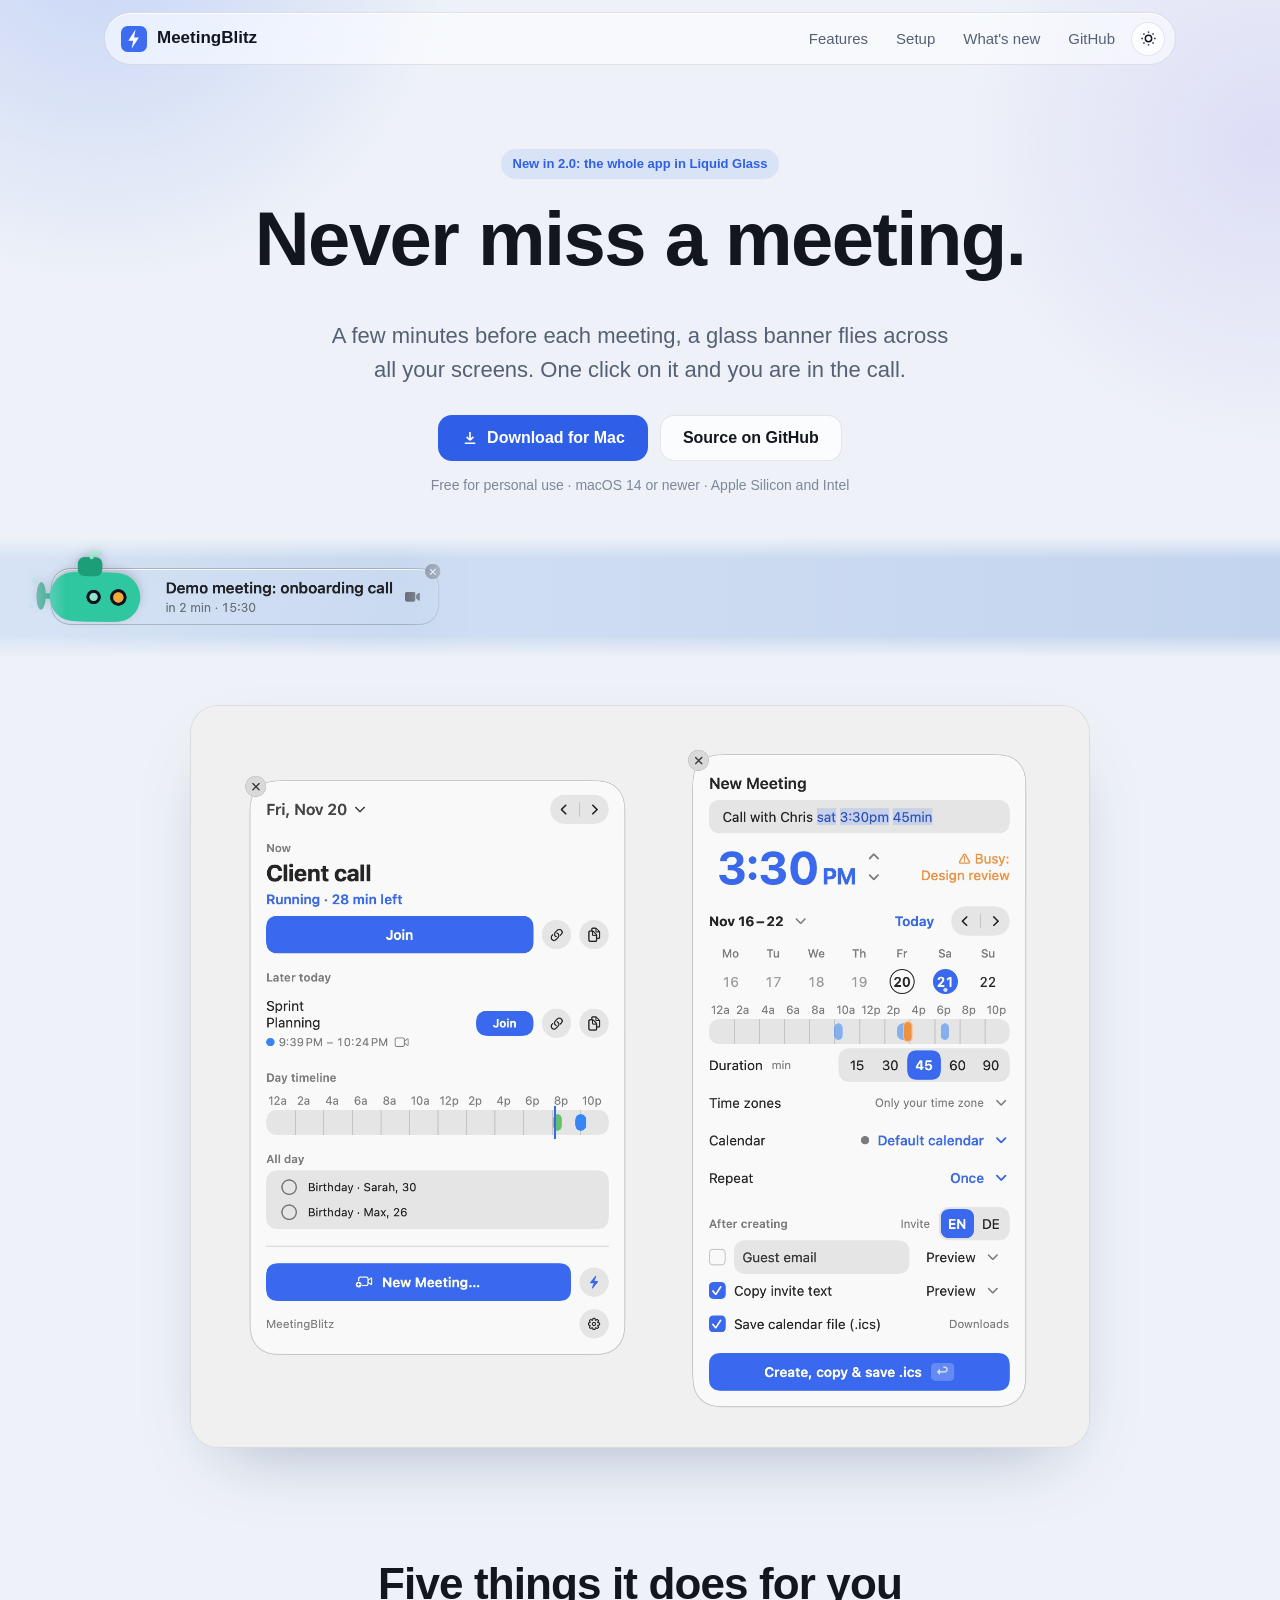
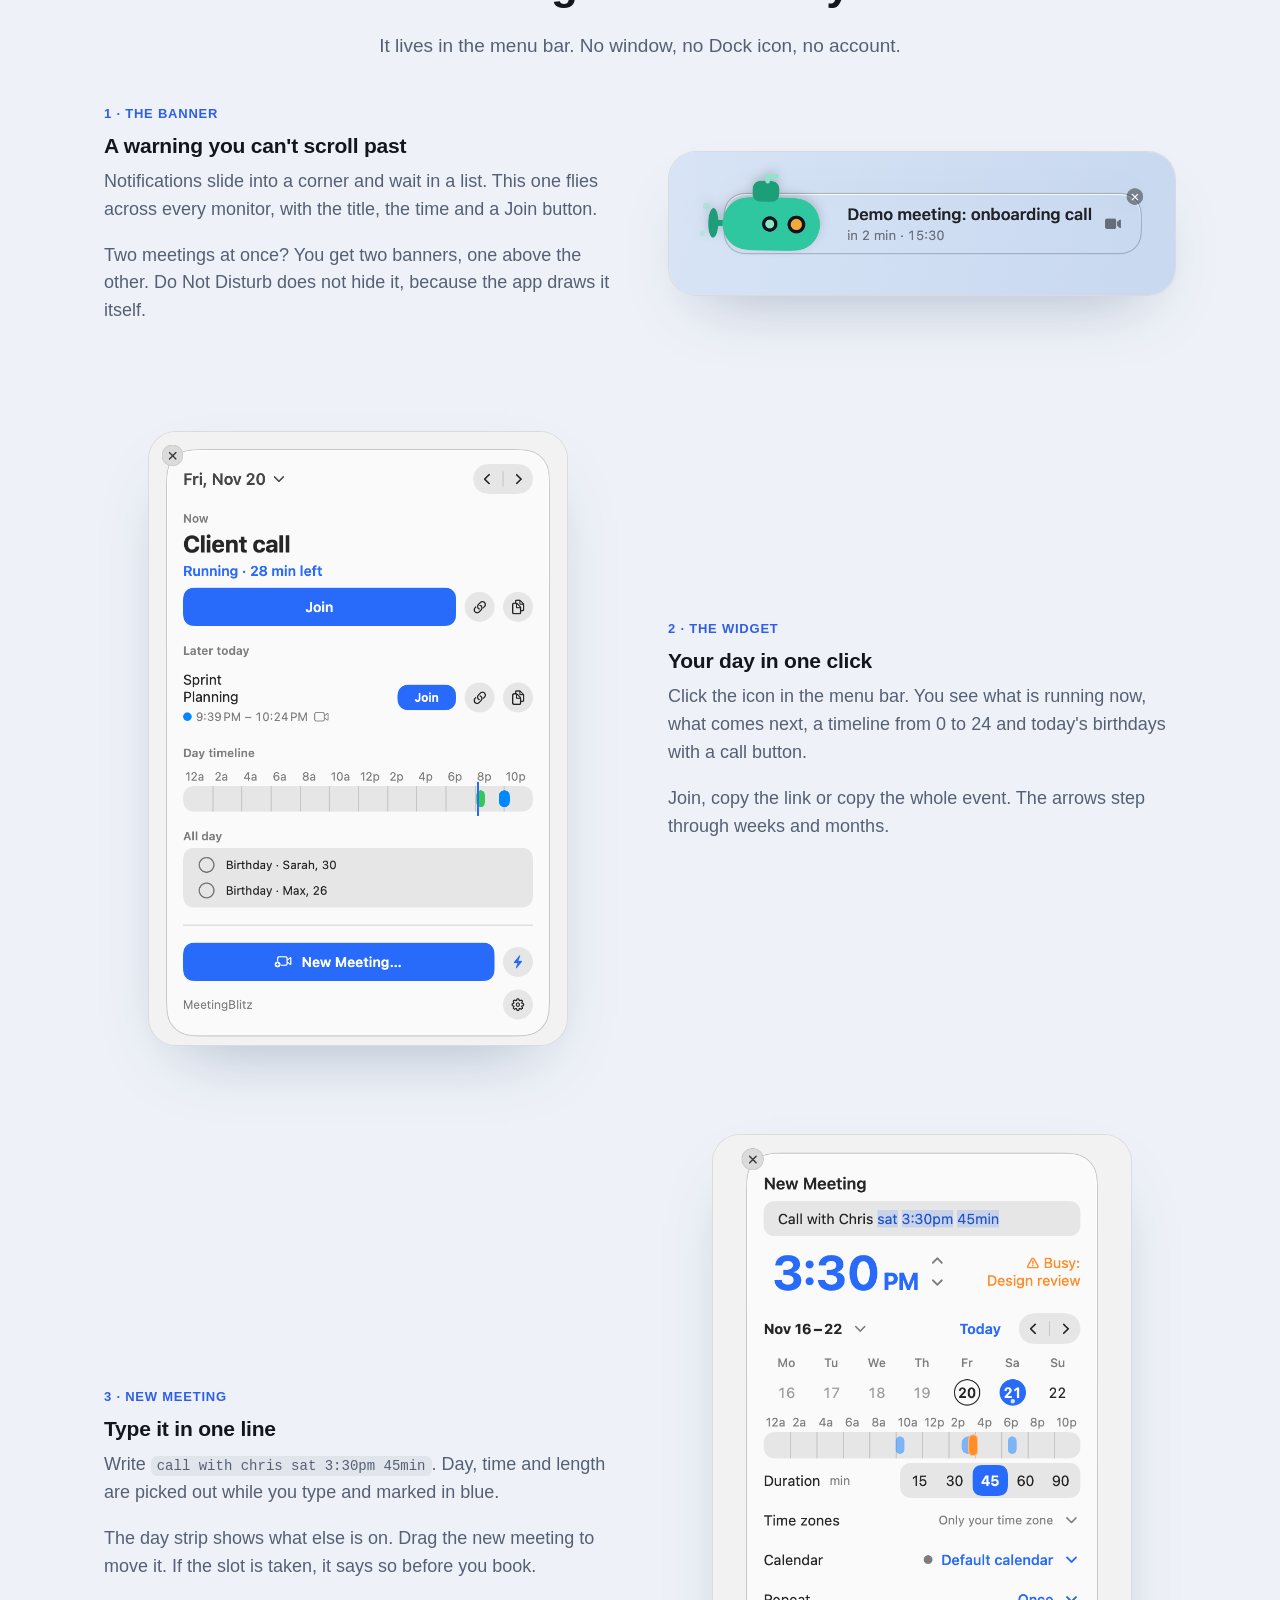
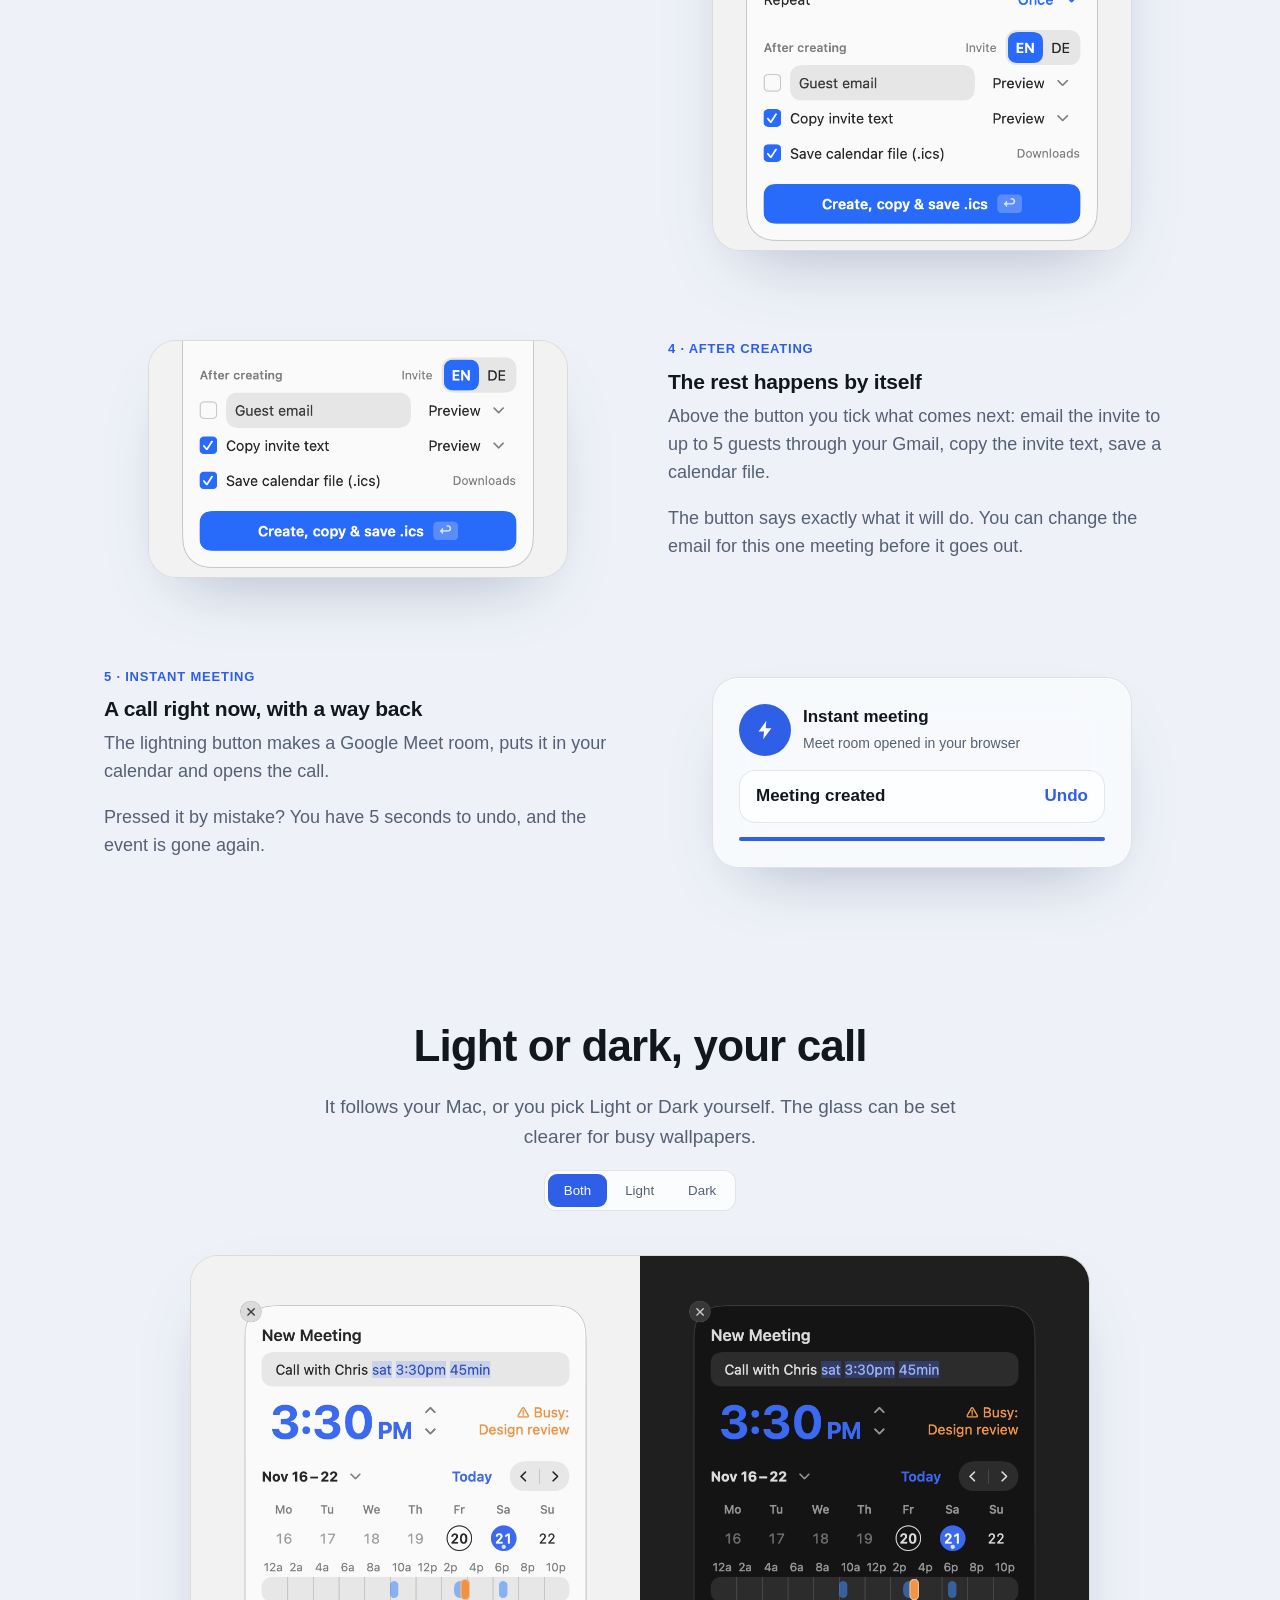
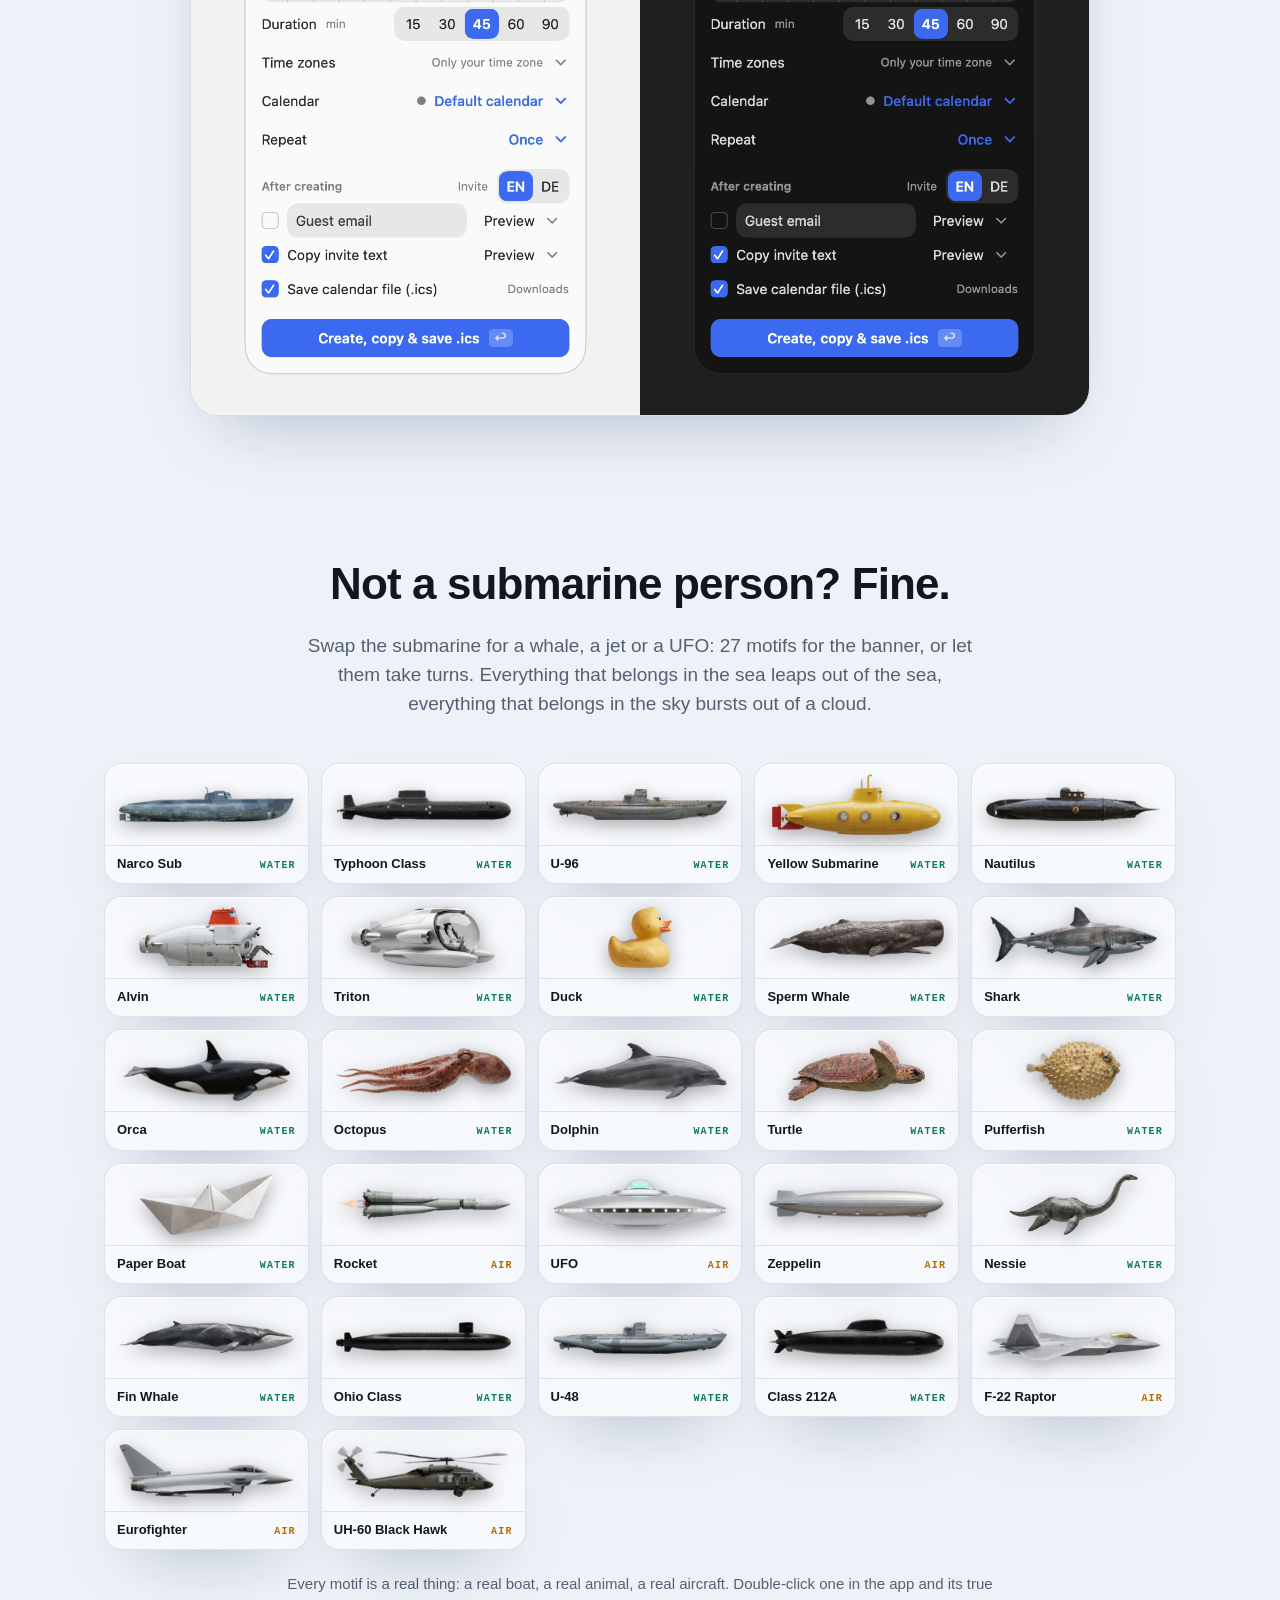
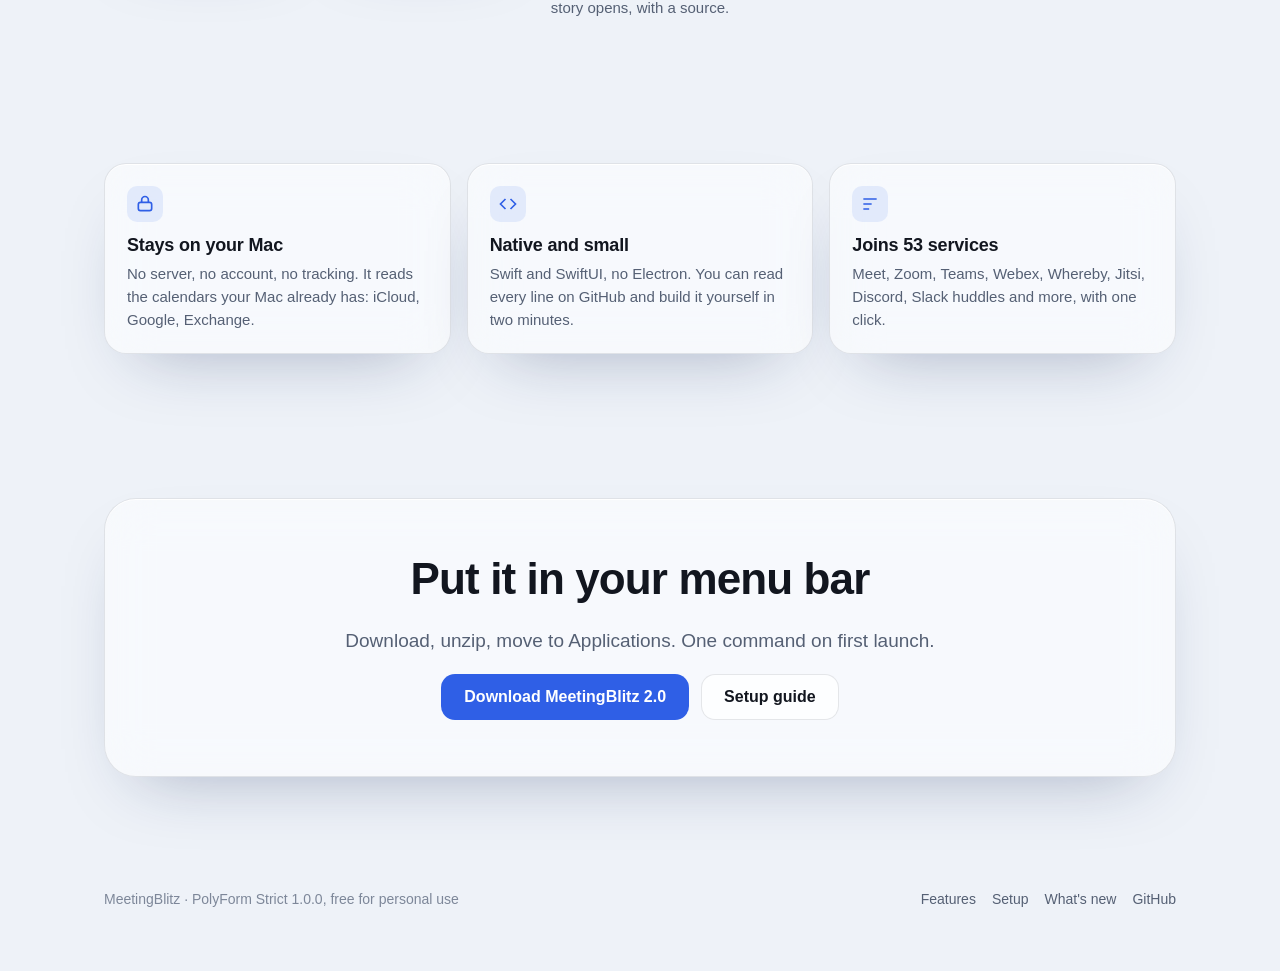
<file: docs/index.html>
<!doctype html>
<html lang="en">
<head>
<meta charset="utf-8">
<meta name="viewport" content="width=device-width, initial-scale=1">
<title>MeetingBlitz: never miss a meeting on your Mac</title>
<meta name="description" content="A free Mac menu bar app. A glass banner flies across all your screens before every meeting. One click and you are in the call.">
<meta property="og:title" content="MeetingBlitz 2.0">
<meta property="og:description" content="A glass banner before every meeting, your day in one click, new meetings in one line.">
<meta property="og:image" content="https://felixosk.github.io/meetingblitz-mac/img/hero-dark.png">
<link rel="icon" href="data:image/svg+xml,%3Csvg xmlns='http://www.w3.org/2000/svg' viewBox='0 0 32 32'%3E%3Crect width='32' height='32' rx='8' fill='%233d6cf0'/%3E%3Cpath d='M18 4 9 18h6l-2 10 9-14h-6z' fill='white'/%3E%3C/svg%3E">
<link rel="stylesheet" href="site.css">
<script src="site.js"></script>
</head>
<body>

<header class="top">
  <div class="wrap">
    <div class="bar glass">
      <a class="brand" href="./"><svg viewBox="0 0 32 32" aria-hidden="true"><rect width="32" height="32" rx="8" fill="#3d6cf0"/><path d="M18 4 9 18h6l-2 10 9-14h-6z" fill="#fff"/></svg><span>MeetingBlitz</span></a>
      <nav class="nav">
        <a href="features.html">Features</a>
        <a href="setup.html">Setup</a>
        <a href="changelog.html" class="hide-sm">What's new</a>
        <a href="https://github.com/Felixosk/meetingblitz-mac" class="hide-sm">GitHub</a>
        <button class="theme-btn" type="button" aria-label="Theme"><svg viewBox="0 0 24 24" fill="none" stroke="currentColor" stroke-width="2"><circle cx="12" cy="12" r="4.5"/><path d="M12 2v2M12 20v2M2 12h2M20 12h2M4.9 4.9l1.4 1.4M17.7 17.7l1.4 1.4M4.9 19.1l1.4-1.4M17.7 6.3l1.4-1.4"/></svg></button>
      </nav>
    </div>
  </div>
</header>

<main>
<section class="hero">
  <div class="wrap">
    <span class="pill">New in 2.0: the whole app in Liquid Glass</span>
    <h1>Never miss a meeting.</h1>
    <p class="lead">A few minutes before each meeting, a glass banner flies across all your screens. One click on it and you are in the call.</p>
    <div class="btn-row">
      <a class="btn btn-primary" href="https://github.com/Felixosk/meetingblitz-mac/releases/latest/download/MeetingBlitz.zip"><svg viewBox="0 0 24 24" fill="none" stroke="currentColor" stroke-width="2.2"><path d="M12 4v11m0 0-4.5-4.5M12 15l4.5-4.5M5 19h14"/></svg>Download for Mac</a>
      <a class="btn btn-ghost" href="https://github.com/Felixosk/meetingblitz-mac">Source on GitHub</a>
    </div>
    <p class="meta">Free for personal use · macOS 14 or newer · Apple Silicon and Intel</p>
  </div>
  <div class="sky" aria-hidden="true">
    <img class="img-dark" src="img/banner-dark.png" alt="">
    <img class="img-light" src="img/banner-light.png" alt="">
  </div>
  <div class="wrap">
    <div class="hero-shot stage">
      <img class="img-dark" src="img/hero-dark.png" alt="The MeetingBlitz widget with today's meetings next to the New Meeting window" width="1720" height="1420">
      <img class="img-light" src="img/hero-light.png" alt="The MeetingBlitz widget and New Meeting window in light mode" width="1720" height="1420">
    </div>
  </div>
</section>

<section id="how">
  <div class="wrap">
    <div class="section-head">
      <h2>Five things it does for you</h2>
      <p>It lives in the menu bar. No window, no Dock icon, no account.</p>
    </div>

    <div class="row">
      <div class="text">
        <span class="num">1 · The banner</span>
        <h3>A warning you can't scroll past</h3>
        <p>Notifications slide into a corner and wait in a list. This one flies across every monitor, with the title, the time and a Join button.</p>
        <p>Two meetings at once? You get two banners, one above the other. Do Not Disturb does not hide it, because the app draws it itself.</p>
      </div>
      <div class="shot wide stage">
        <img class="img-dark" src="img/banner-dark.png" alt="The glass banner with a submarine, title and join button" width="920" height="260">
        <img class="img-light" src="img/banner-light.png" alt="The banner in light mode" width="920" height="260">
      </div>
    </div>

    <div class="row flip">
      <div class="text">
        <span class="num">2 · The widget</span>
        <h3>Your day in one click</h3>
        <p>Click the icon in the menu bar. You see what is running now, what comes next, a timeline from 0 to 24 and today's birthdays with a call button.</p>
        <p>Join, copy the link or copy the whole event. The arrows step through weeks and months.</p>
      </div>
      <div class="shot stage">
        <img class="img-dark" src="img/widget-dark.png" alt="The widget: a running client call with a Join button, the next meeting, a day timeline and birthdays" width="784" height="1150" loading="lazy">
        <img class="img-light" src="img/widget-light.png" alt="The widget in light mode" width="784" height="1150" loading="lazy">
      </div>
    </div>

    <div class="row">
      <div class="text">
        <span class="num">3 · New meeting</span>
        <h3>Type it in one line</h3>
        <p>Write <code>call with chris sat 3:30pm 45min</code>. Day, time and length are picked out while you type and marked in blue.</p>
        <p>The day strip shows what else is on. Drag the new meeting to move it. If the slot is taken, it says so before you book.</p>
      </div>
      <div class="shot stage">
        <img class="img-dark" src="img/create-dark.png" alt="The New Meeting window with one input field, a big time, a busy warning and the day strip" width="760" height="1300" loading="lazy">
        <img class="img-light" src="img/create-light.png" alt="The New Meeting window in light mode" width="760" height="1300" loading="lazy">
      </div>
    </div>

    <div class="row flip">
      <div class="text">
        <span class="num">4 · After creating</span>
        <h3>The rest happens by itself</h3>
        <p>Above the button you tick what comes next: email the invite to up to 5 guests through your Gmail, copy the invite text, save a calendar file.</p>
        <p>The button says exactly what it will do. You can change the email for this one meeting before it goes out.</p>
      </div>
      <div class="shot stage">
        <img class="img-dark" src="img/after-dark.png" alt="The After creating section: guest email, copy invite text, save calendar file, and the create button" width="760" height="430" loading="lazy">
        <img class="img-light" src="img/after-light.png" alt="The After creating section in light mode" width="760" height="430" loading="lazy">
      </div>
    </div>

    <div class="row">
      <div class="text">
        <span class="num">5 · Instant meeting</span>
        <h3>A call right now, with a way back</h3>
        <p>The lightning button makes a Google Meet room, puts it in your calendar and opens the call.</p>
        <p>Pressed it by mistake? You have 5 seconds to undo, and the event is gone again.</p>
      </div>
      <div class="instant glass" aria-hidden="true">
        <div class="line">
          <span class="bolt"><svg viewBox="0 0 24 24" fill="currentColor"><path d="M13.5 2 5 13.5h6L10 22l9-12h-6.2z"/></svg></span>
          <div><b>Instant meeting</b><br><span class="muted small">Meet room opened in your browser</span></div>
        </div>
        <div class="toast"><span><b>Meeting created</b></span><span class="undo">Undo</span></div>
        <div class="bar5"><i></i></div>
      </div>
    </div>
  </div>
</section>

<section id="look">
  <div class="wrap">
    <div class="section-head">
      <h2>Light or dark, your call</h2>
      <p>It follows your Mac, or you pick Light or Dark yourself. The glass can be set clearer for busy wallpapers.</p>
      <div class="seg" role="group" aria-label="Show light or dark">
        <button type="button" data-demo="both" aria-pressed="true">Both</button>
        <button type="button" data-demo="light" aria-pressed="false">Light</button>
        <button type="button" data-demo="dark" aria-pressed="false">Dark</button>
      </div>
    </div>
    <div class="stage" style="max-width:900px;margin:0 auto">
      <img data-demo-img="both" src="img/light-dark.png" alt="The New Meeting window in light and in dark, side by side" width="1680" height="1420" loading="lazy">
      <img data-demo-img="light" src="img/hero-light.png" alt="Widget and New Meeting window in light mode" width="1720" height="1420" loading="lazy" hidden>
      <img data-demo-img="dark" src="img/hero-dark.png" alt="Widget and New Meeting window in dark mode" width="1720" height="1420" loading="lazy" hidden>
    </div>
  </div>
</section>

<section id="motifs">
  <div class="wrap">
    <div class="section-head">
      <h2>Not a submarine person? Fine.</h2>
      <p>Swap the submarine for a whale, a jet or a UFO: 27 motifs for the banner, or let them take turns. Everything that belongs in the sea leaps out of the sea, everything that belongs in the sky bursts out of a cloud.</p>
    </div>
    <div class="skins">
      <figure class="skin glass"><span class="ph"><img src="skins/01-narco-sub.png" alt="Narco Sub" loading="lazy" decoding="async"></span><figcaption><b>Narco Sub</b><i>water</i></figcaption></figure>
      <figure class="skin glass"><span class="ph"><img src="skins/02-typhoon.png" alt="Typhoon Class" loading="lazy" decoding="async"></span><figcaption><b>Typhoon Class</b><i>water</i></figcaption></figure>
      <figure class="skin glass"><span class="ph"><img src="skins/03-u96.png" alt="U-96" loading="lazy" decoding="async"></span><figcaption><b>U-96</b><i>water</i></figcaption></figure>
      <figure class="skin glass"><span class="ph"><img src="skins/04-yellow-submarine.png" alt="Yellow Submarine" loading="lazy" decoding="async"></span><figcaption><b>Yellow Submarine</b><i>water</i></figcaption></figure>
      <figure class="skin glass"><span class="ph"><img src="skins/05-nautilus.png" alt="Nautilus" loading="lazy" decoding="async"></span><figcaption><b>Nautilus</b><i>water</i></figcaption></figure>
      <figure class="skin glass"><span class="ph"><img src="skins/06-alvin.png" alt="Alvin" loading="lazy" decoding="async"></span><figcaption><b>Alvin</b><i>water</i></figcaption></figure>
      <figure class="skin glass"><span class="ph"><img src="skins/07-triton.png" alt="Triton" loading="lazy" decoding="async"></span><figcaption><b>Triton</b><i>water</i></figcaption></figure>
      <figure class="skin glass"><span class="ph"><img src="skins/08-ente.png" alt="Duck" loading="lazy" decoding="async"></span><figcaption><b>Duck</b><i>water</i></figcaption></figure>
      <figure class="skin glass"><span class="ph"><img src="skins/09-pottwal.png" alt="Sperm Whale" loading="lazy" decoding="async"></span><figcaption><b>Sperm Whale</b><i>water</i></figcaption></figure>
      <figure class="skin glass"><span class="ph"><img src="skins/10-hai.png" alt="Shark" loading="lazy" decoding="async"></span><figcaption><b>Shark</b><i>water</i></figcaption></figure>
      <figure class="skin glass"><span class="ph"><img src="skins/11-orca.png" alt="Orca" loading="lazy" decoding="async"></span><figcaption><b>Orca</b><i>water</i></figcaption></figure>
      <figure class="skin glass"><span class="ph"><img src="skins/12-oktopus.png" alt="Octopus" loading="lazy" decoding="async"></span><figcaption><b>Octopus</b><i>water</i></figcaption></figure>
      <figure class="skin glass"><span class="ph"><img src="skins/13-delfin.png" alt="Dolphin" loading="lazy" decoding="async"></span><figcaption><b>Dolphin</b><i>water</i></figcaption></figure>
      <figure class="skin glass"><span class="ph"><img src="skins/14-schildkroete.png" alt="Turtle" loading="lazy" decoding="async"></span><figcaption><b>Turtle</b><i>water</i></figcaption></figure>
      <figure class="skin glass"><span class="ph"><img src="skins/15-kugelfisch.png" alt="Pufferfish" loading="lazy" decoding="async"></span><figcaption><b>Pufferfish</b><i>water</i></figcaption></figure>
      <figure class="skin glass"><span class="ph"><img src="skins/16-papierboot.png" alt="Paper Boat" loading="lazy" decoding="async"></span><figcaption><b>Paper Boat</b><i>water</i></figcaption></figure>
      <figure class="skin glass"><span class="ph"><img src="skins/17-rakete.png" alt="Rocket" loading="lazy" decoding="async"></span><figcaption><b>Rocket</b><i class="air">air</i></figcaption></figure>
      <figure class="skin glass"><span class="ph"><img src="skins/18-ufo.png" alt="UFO" loading="lazy" decoding="async"></span><figcaption><b>UFO</b><i class="air">air</i></figcaption></figure>
      <figure class="skin glass"><span class="ph"><img src="skins/19-zeppelin.png" alt="Zeppelin" loading="lazy" decoding="async"></span><figcaption><b>Zeppelin</b><i class="air">air</i></figcaption></figure>
      <figure class="skin glass"><span class="ph"><img src="skins/20-nessie.png" alt="Nessie" loading="lazy" decoding="async"></span><figcaption><b>Nessie</b><i>water</i></figcaption></figure>
      <figure class="skin glass"><span class="ph"><img src="skins/21-finnwal.png" alt="Fin Whale" loading="lazy" decoding="async"></span><figcaption><b>Fin Whale</b><i>water</i></figcaption></figure>
      <figure class="skin glass"><span class="ph"><img src="skins/22-ohio.png" alt="Ohio Class" loading="lazy" decoding="async"></span><figcaption><b>Ohio Class</b><i>water</i></figcaption></figure>
      <figure class="skin glass"><span class="ph"><img src="skins/23-u48.png" alt="U-48" loading="lazy" decoding="async"></span><figcaption><b>U-48</b><i>water</i></figcaption></figure>
      <figure class="skin glass"><span class="ph"><img src="skins/24-klasse-212a.png" alt="Class 212A" loading="lazy" decoding="async"></span><figcaption><b>Class 212A</b><i>water</i></figcaption></figure>
      <figure class="skin glass"><span class="ph"><img src="skins/25-f22-raptor.png" alt="F-22 Raptor" loading="lazy" decoding="async"></span><figcaption><b>F-22 Raptor</b><i class="air">air</i></figcaption></figure>
      <figure class="skin glass"><span class="ph"><img src="skins/26-eurofighter.png" alt="Eurofighter" loading="lazy" decoding="async"></span><figcaption><b>Eurofighter</b><i class="air">air</i></figcaption></figure>
      <figure class="skin glass"><span class="ph"><img src="skins/27-uh60-blackhawk.png" alt="UH-60 Black Hawk" loading="lazy" decoding="async"></span><figcaption><b>UH-60 Black Hawk</b><i class="air">air</i></figcaption></figure>
    </div>
    <p class="skins-note">Every motif is a real thing: a real boat, a real animal, a real aircraft. Double-click one in the app and its true story opens, with a source.</p>
  </div>
</section>

<section id="trust">
  <div class="wrap">
    <div class="grid">
      <div class="card glass">
        <div class="ico"><svg viewBox="0 0 24 24" fill="none" stroke="currentColor" stroke-width="2"><rect x="4" y="10" width="16" height="10" rx="2.5"/><path d="M8 10V7a4 4 0 0 1 8 0v3"/></svg></div>
        <h3>Stays on your Mac</h3>
        <p>No server, no account, no tracking. It reads the calendars your Mac already has: iCloud, Google, Exchange.</p>
      </div>
      <div class="card glass">
        <div class="ico"><svg viewBox="0 0 24 24" fill="none" stroke="currentColor" stroke-width="2"><path d="M9 18 3 12l6-6M15 6l6 6-6 6"/></svg></div>
        <h3>Native and small</h3>
        <p>Swift and SwiftUI, no Electron. You can read every line on GitHub and build it yourself in two minutes.</p>
      </div>
      <div class="card glass">
        <div class="ico"><svg viewBox="0 0 24 24" fill="none" stroke="currentColor" stroke-width="2"><path d="M4 6h16M4 12h10M4 18h7"/></svg></div>
        <h3>Joins 53 services</h3>
        <p>Meet, Zoom, Teams, Webex, Whereby, Jitsi, Discord, Slack huddles and more, with one click.</p>
      </div>
    </div>
  </div>
</section>

<section>
  <div class="wrap">
    <div class="final glass">
      <h2>Put it in your menu bar</h2>
      <p>Download, unzip, move to Applications. One command on first launch.</p>
      <div class="btn-row">
        <a class="btn btn-primary" href="https://github.com/Felixosk/meetingblitz-mac/releases/latest/download/MeetingBlitz.zip">Download MeetingBlitz 2.0</a>
        <a class="btn btn-ghost" href="setup.html">Setup guide</a>
      </div>
    </div>
  </div>
</section>
</main>

<footer>
  <div class="wrap">
    <span>MeetingBlitz · PolyForm Strict 1.0.0, free for personal use</span>
    <nav><a href="features.html">Features</a><a href="setup.html">Setup</a><a href="changelog.html">What's new</a><a href="https://github.com/Felixosk/meetingblitz-mac">GitHub</a></nav>
  </div>
</footer>
</body>
</html>
</file>
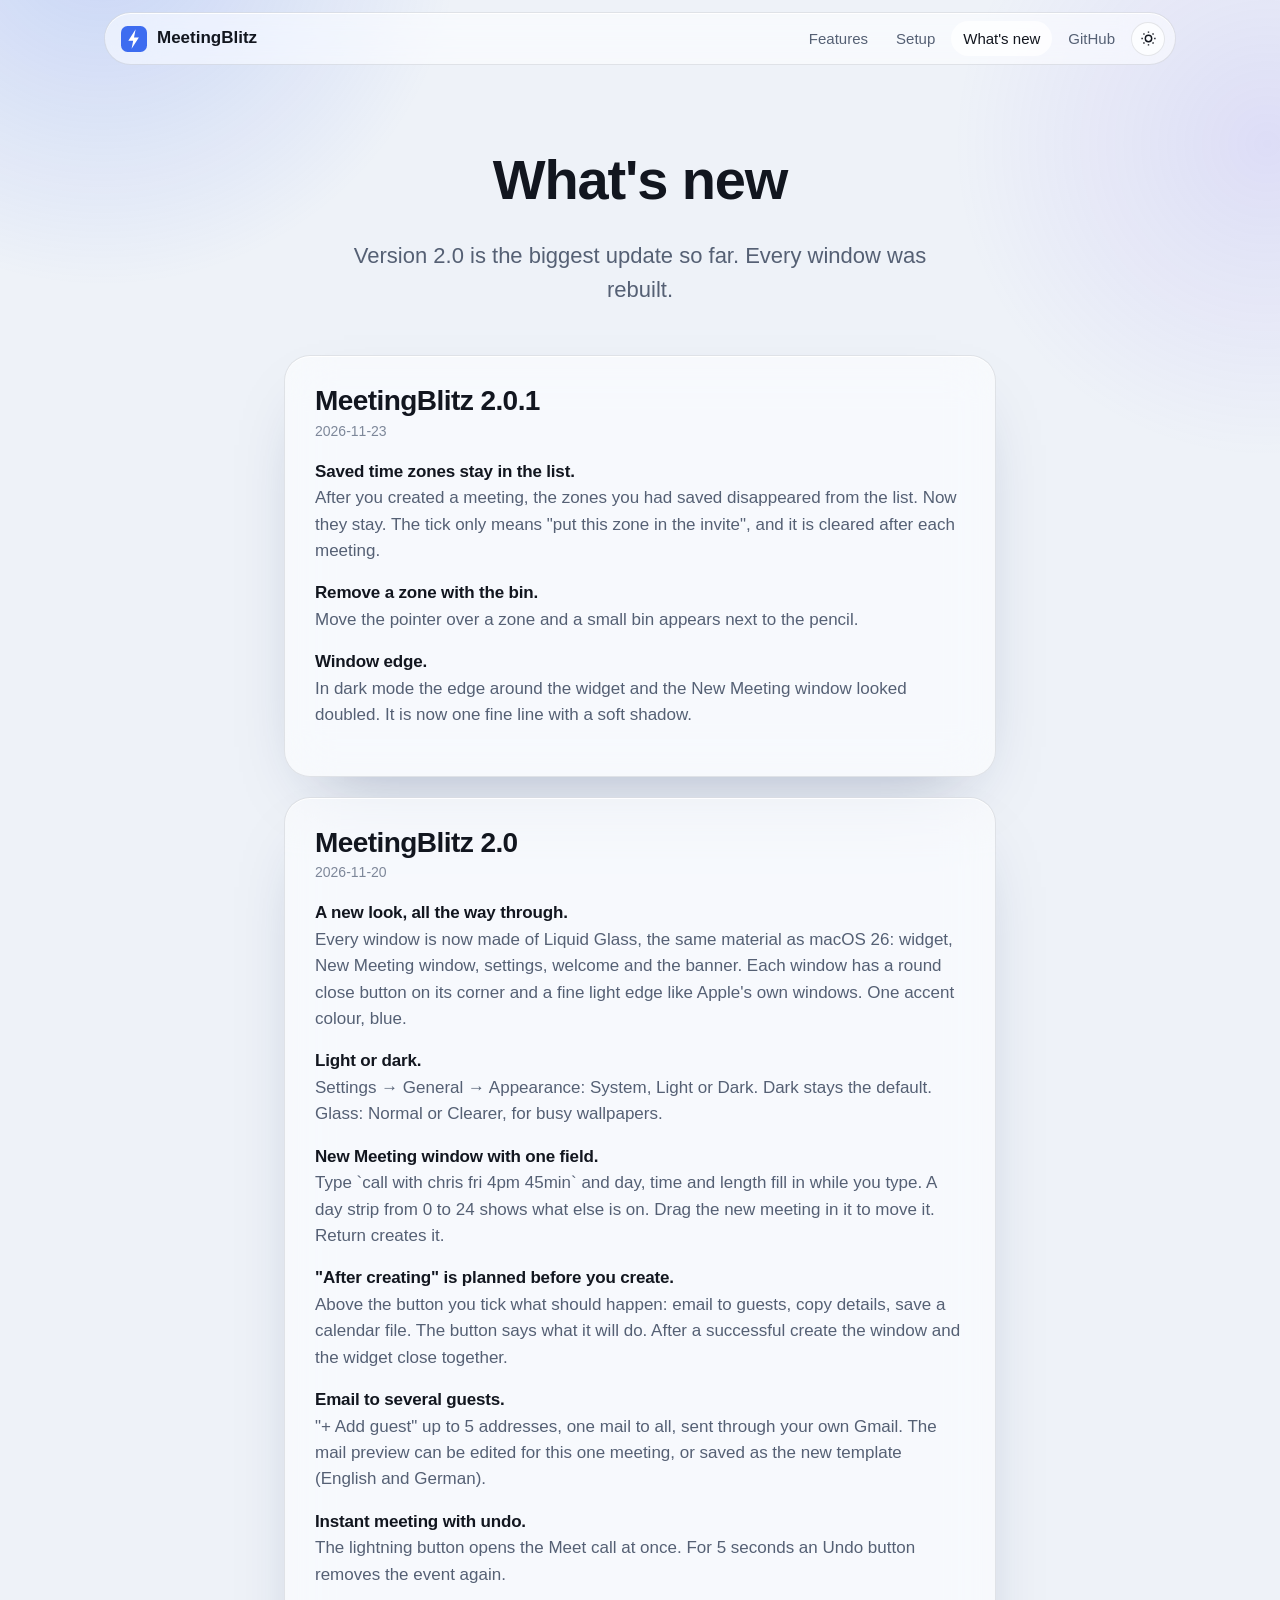
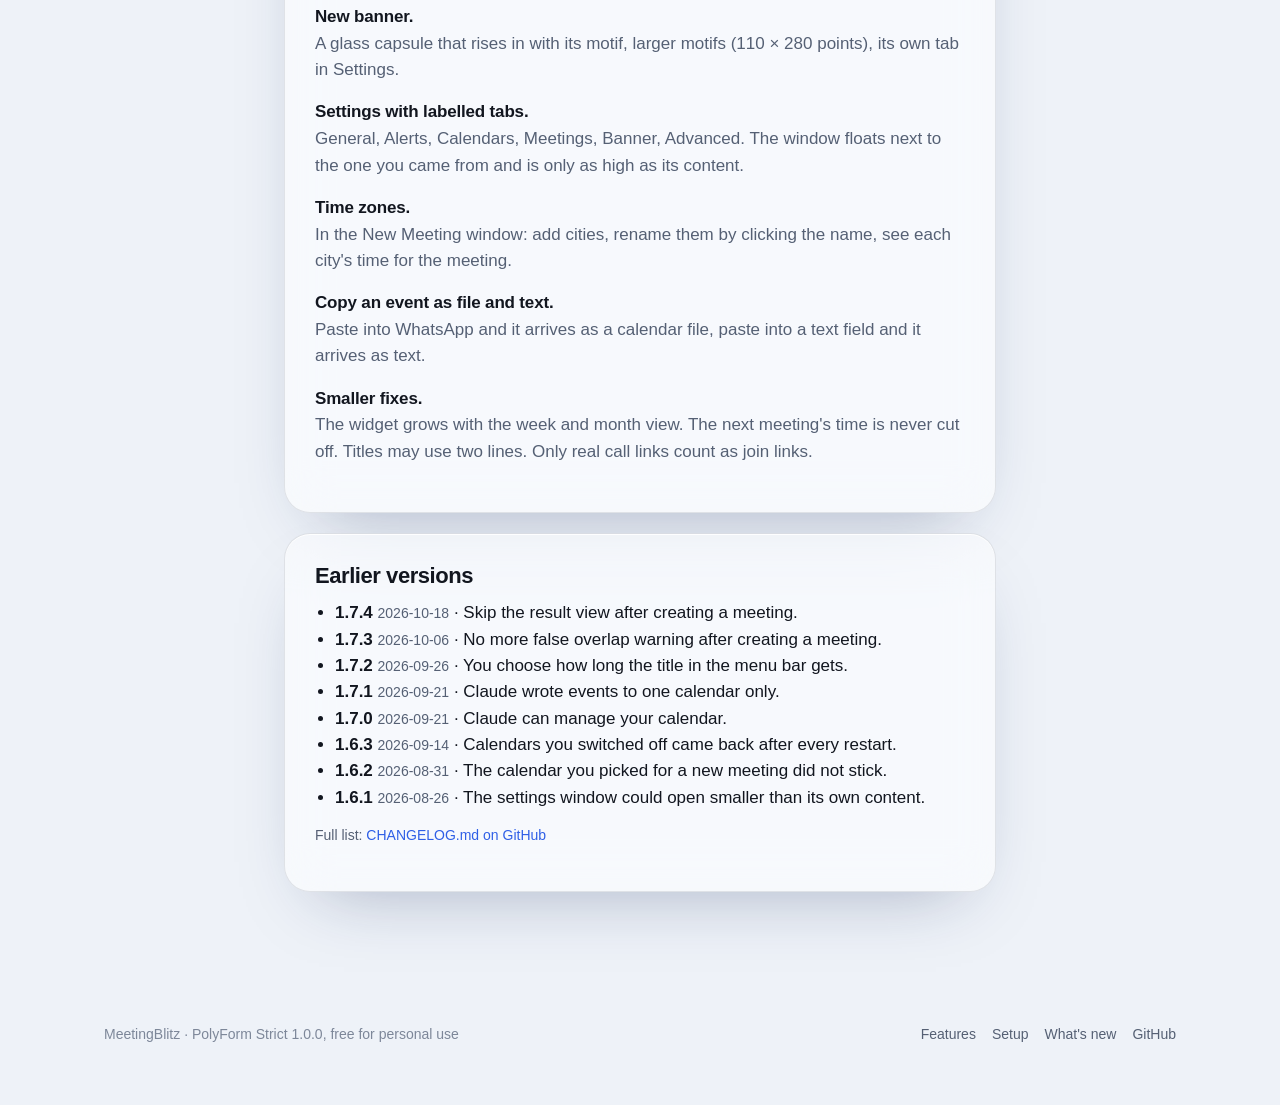
<file: docs/changelog.html>
<!doctype html>
<html lang="en">
<head>
<meta charset="utf-8">
<meta name="viewport" content="width=device-width, initial-scale=1">
<title>What's new · MeetingBlitz</title>
<meta name="description" content="MeetingBlitz 2.0: Liquid Glass everywhere, light and dark, a new New Meeting window, email to guests, instant meeting with undo.">
<meta property="og:title" content="MeetingBlitz 2.0">
<meta property="og:description" content="A glass banner before every meeting, your day in one click, new meetings in one line.">
<meta property="og:image" content="https://felixosk.github.io/meetingblitz-mac/img/hero-dark.png">
<link rel="icon" href="data:image/svg+xml,%3Csvg xmlns='http://www.w3.org/2000/svg' viewBox='0 0 32 32'%3E%3Crect width='32' height='32' rx='8' fill='%233d6cf0'/%3E%3Cpath d='M18 4 9 18h6l-2 10 9-14h-6z' fill='white'/%3E%3C/svg%3E">
<link rel="stylesheet" href="site.css">
<script src="site.js"></script>
</head>
<body>

<header class="top">
  <div class="wrap">
    <div class="bar glass">
      <a class="brand" href="./"><svg viewBox="0 0 32 32" aria-hidden="true"><rect width="32" height="32" rx="8" fill="#3d6cf0"/><path d="M18 4 9 18h6l-2 10 9-14h-6z" fill="#fff"/></svg><span>MeetingBlitz</span></a>
      <nav class="nav">
        <a href="features.html">Features</a>
        <a href="setup.html">Setup</a>
        <a href="changelog.html" aria-current="page" class="hide-sm">What's new</a>
        <a href="https://github.com/Felixosk/meetingblitz-mac" class="hide-sm">GitHub</a>
        <button class="theme-btn" type="button" aria-label="Theme"><svg viewBox="0 0 24 24" fill="none" stroke="currentColor" stroke-width="2"><circle cx="12" cy="12" r="4.5"/><path d="M12 2v2M12 20v2M2 12h2M20 12h2M4.9 4.9l1.4 1.4M17.7 17.7l1.4 1.4M4.9 19.1l1.4-1.4M17.7 6.3l1.4-1.4"/></svg></button>
      </nav>
    </div>
  </div>
</header>

<main>
<section class="hero" style="padding-bottom:10px">
  <div class="wrap narrow">
    <h1 style="font-size:clamp(36px,5.5vw,56px)">What's new</h1>
    <p class="lead">Version 2.0 is the biggest update so far. Every window was rebuilt.</p>
  </div>
</section>
<section style="padding-top:10px">
  <div class="wrap narrow">
    <article class="release glass">
      <h2>MeetingBlitz 2.0.1</h2>
      <span class="date">2026-11-23</span>
      <h3>Saved time zones stay in the list.</h3>
      <p>After you created a meeting, the zones you had saved disappeared from the list. Now they stay. The tick only means &quot;put this zone in the invite&quot;, and it is cleared after each meeting.</p>
      <h3>Remove a zone with the bin.</h3>
      <p>Move the pointer over a zone and a small bin appears next to the pencil.</p>
      <h3>Window edge.</h3>
      <p>In dark mode the edge around the widget and the New Meeting window looked doubled. It is now one fine line with a soft shadow.</p>
    </article>
    <article class="release glass">
      <h2>MeetingBlitz 2.0</h2>
      <span class="date">2026-11-20</span>
      <h3>A new look, all the way through.</h3>
      <p>Every window is now made of Liquid Glass, the same material as macOS 26: widget, New Meeting window, settings, welcome and the banner. Each window has a round close button on its corner and a fine light edge like Apple&#x27;s own windows. One accent colour, blue.</p>
      <h3>Light or dark.</h3>
      <p>Settings → General → Appearance: System, Light or Dark. Dark stays the default. Glass: Normal or Clearer, for busy wallpapers.</p>
      <h3>New Meeting window with one field.</h3>
      <p>Type `call with chris fri 4pm 45min` and day, time and length fill in while you type. A day strip from 0 to 24 shows what else is on. Drag the new meeting in it to move it. Return creates it.</p>
      <h3>&quot;After creating&quot; is planned before you create.</h3>
      <p>Above the button you tick what should happen: email to guests, copy details, save a calendar file. The button says what it will do. After a successful create the window and the widget close together.</p>
      <h3>Email to several guests.</h3>
      <p>&quot;+ Add guest&quot; up to 5 addresses, one mail to all, sent through your own Gmail. The mail preview can be edited for this one meeting, or saved as the new template (English and German).</p>
      <h3>Instant meeting with undo.</h3>
      <p>The lightning button opens the Meet call at once. For 5 seconds an Undo button removes the event again.</p>
      <h3>New banner.</h3>
      <p>A glass capsule that rises in with its motif, larger motifs (110 × 280 points), its own tab in Settings.</p>
      <h3>Settings with labelled tabs.</h3>
      <p>General, Alerts, Calendars, Meetings, Banner, Advanced. The window floats next to the one you came from and is only as high as its content.</p>
      <h3>Time zones.</h3>
      <p>In the New Meeting window: add cities, rename them by clicking the name, see each city&#x27;s time for the meeting.</p>
      <h3>Copy an event as file and text.</h3>
      <p>Paste into WhatsApp and it arrives as a calendar file, paste into a text field and it arrives as text.</p>
      <h3>Smaller fixes.</h3>
      <p>The widget grows with the week and month view. The next meeting&#x27;s time is never cut off. Titles may use two lines. Only real call links count as join links.</p>
    </article>
    <article class="release glass">
      <h2 style="font-size:22px">Earlier versions</h2>
      <ul style="padding-left:20px;margin:12px 0 0">
      <li><b>1.7.4</b> <span class="muted small">2026-10-18</span> · Skip the result view after creating a meeting.</li>
      <li><b>1.7.3</b> <span class="muted small">2026-10-06</span> · No more false overlap warning after creating a meeting.</li>
      <li><b>1.7.2</b> <span class="muted small">2026-09-26</span> · You choose how long the title in the menu bar gets.</li>
      <li><b>1.7.1</b> <span class="muted small">2026-09-21</span> · Claude wrote events to one calendar only.</li>
      <li><b>1.7.0</b> <span class="muted small">2026-09-21</span> · Claude can manage your calendar.</li>
      <li><b>1.6.3</b> <span class="muted small">2026-09-14</span> · Calendars you switched off came back after every restart.</li>
      <li><b>1.6.2</b> <span class="muted small">2026-08-31</span> · The calendar you picked for a new meeting did not stick.</li>
      <li><b>1.6.1</b> <span class="muted small">2026-08-26</span> · The settings window could open smaller than its own content.</li>
      </ul>
      <p class="small" style="margin-top:14px">Full list: <a href="https://github.com/Felixosk/meetingblitz-mac/blob/main/CHANGELOG.md">CHANGELOG.md on GitHub</a></p>
    </article>
  </div>
</section>
</main>

<footer>
  <div class="wrap">
    <span>MeetingBlitz · PolyForm Strict 1.0.0, free for personal use</span>
    <nav><a href="features.html">Features</a><a href="setup.html">Setup</a><a href="changelog.html">What's new</a><a href="https://github.com/Felixosk/meetingblitz-mac">GitHub</a></nav>
  </div>
</footer>
</body>
</html>
</file>
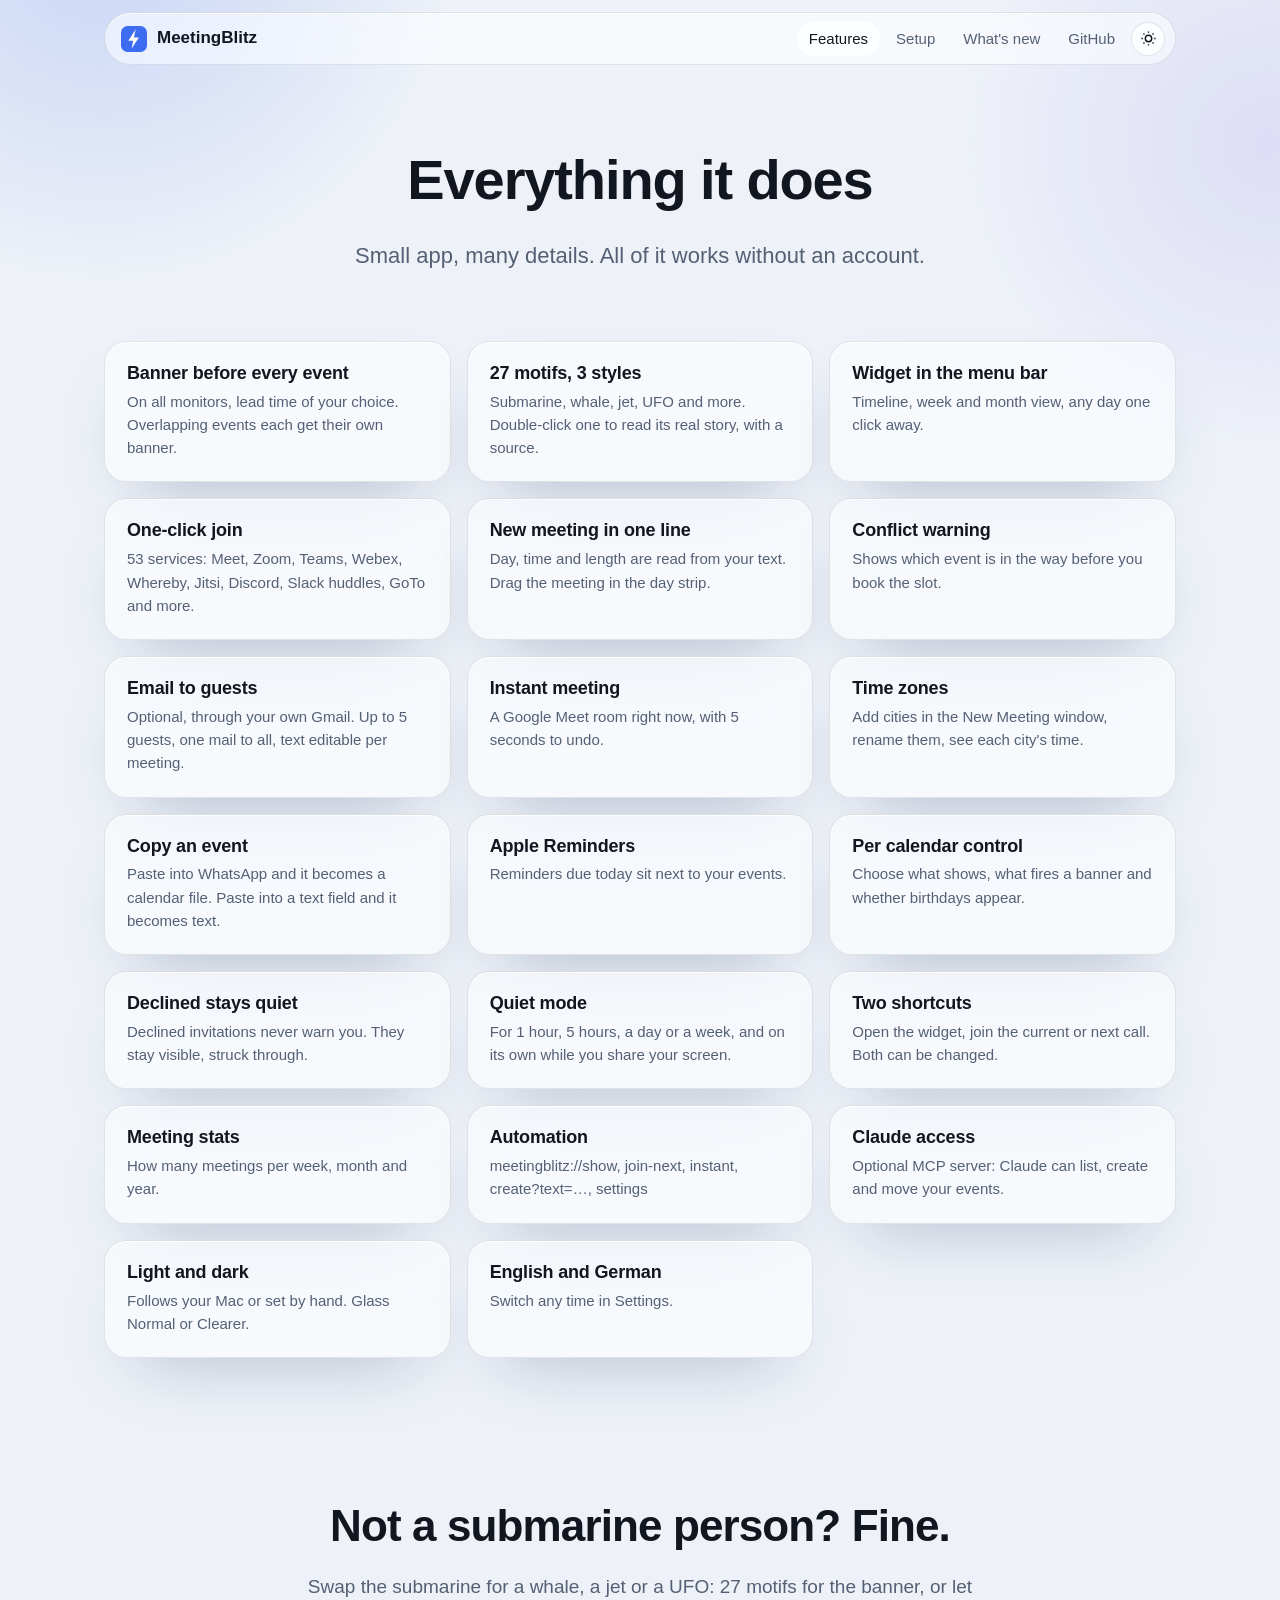
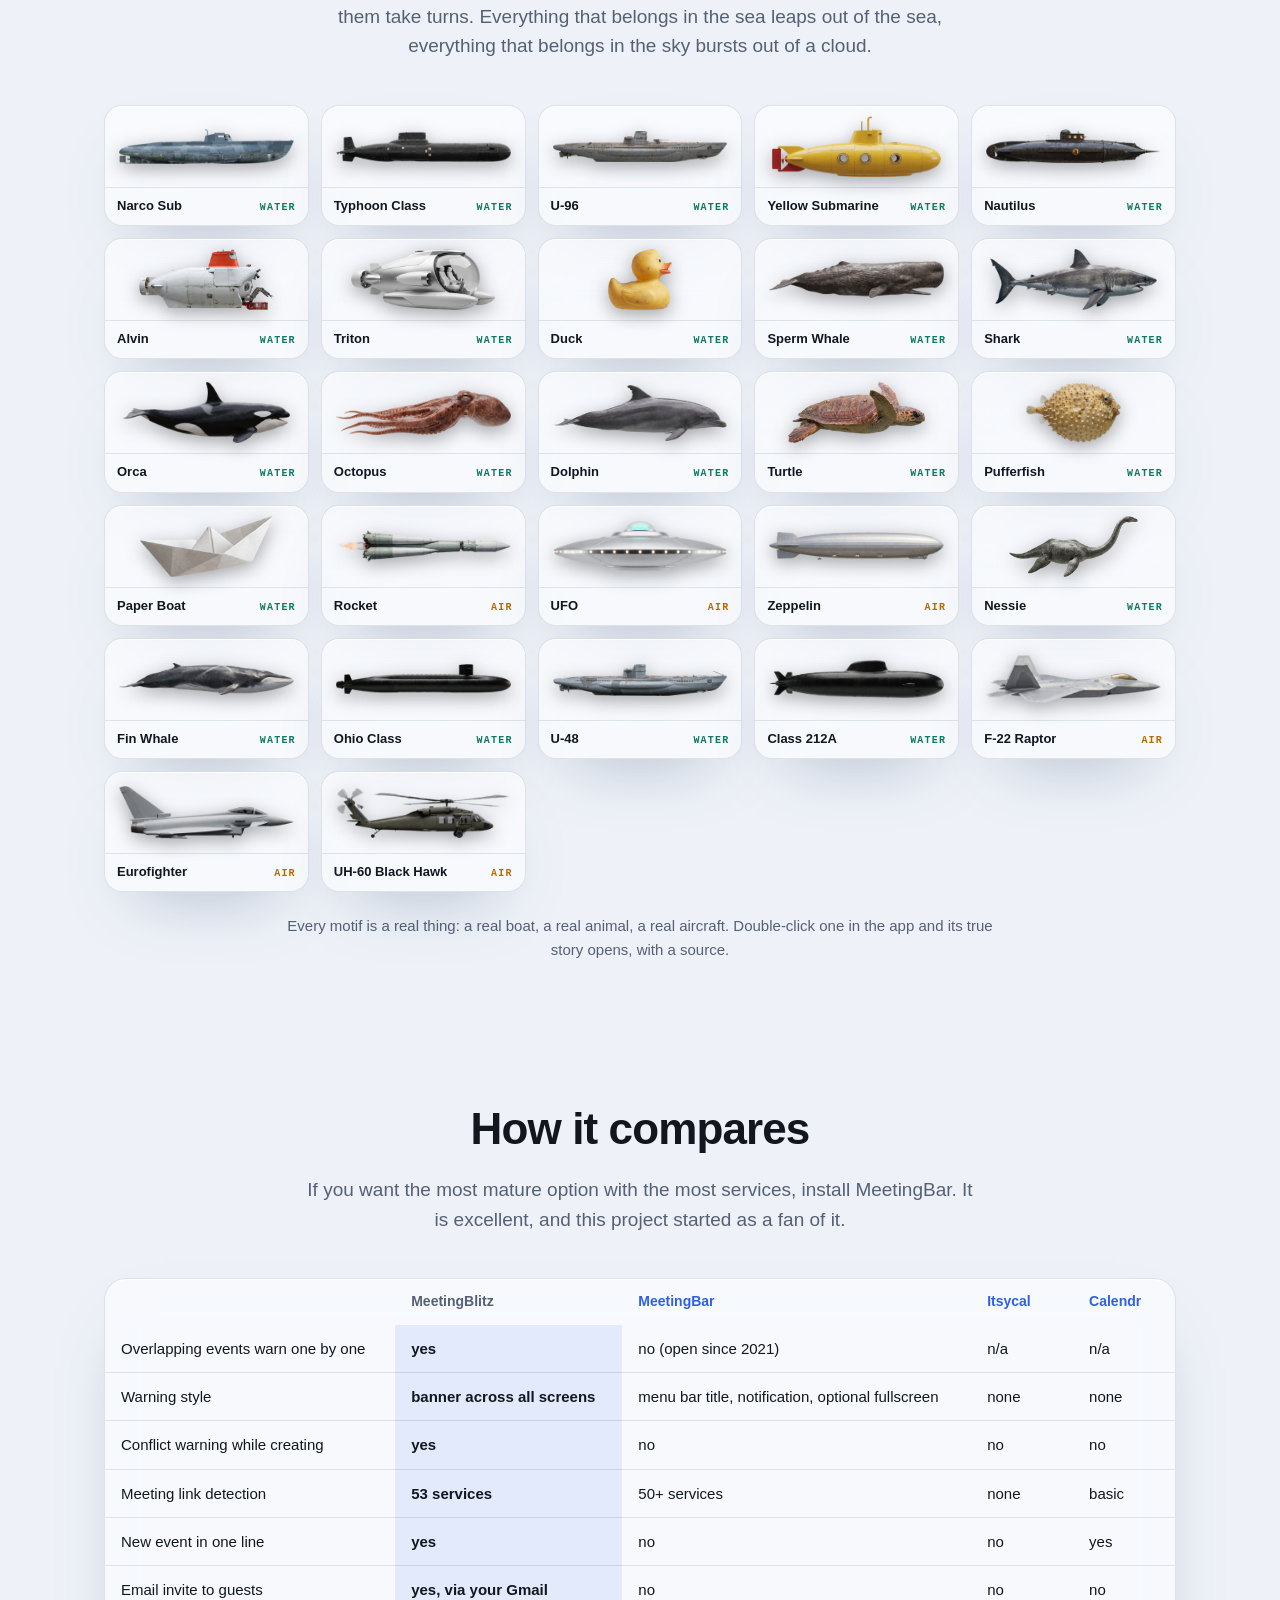
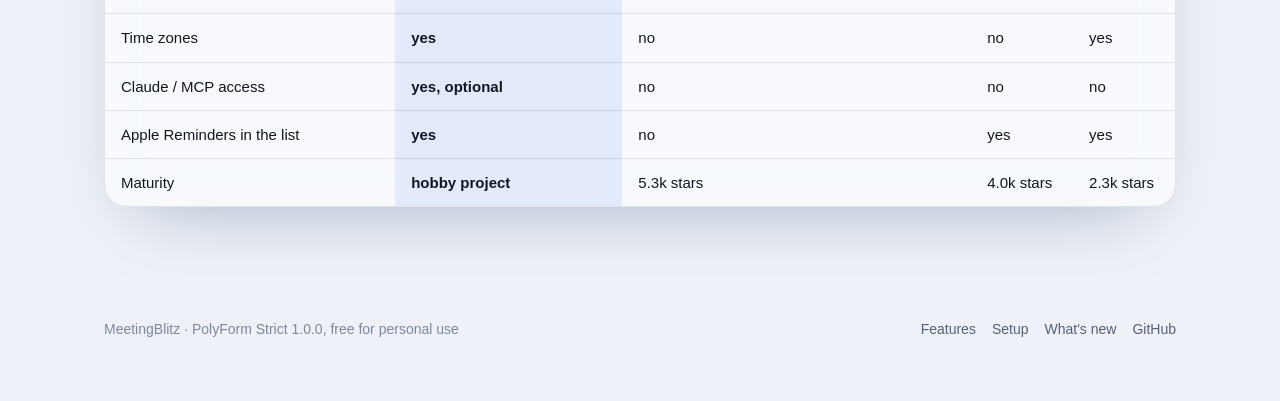
<file: docs/features.html>
<!doctype html>
<html lang="en">
<head>
<meta charset="utf-8">
<meta name="viewport" content="width=device-width, initial-scale=1">
<title>Features · MeetingBlitz</title>
<meta name="description" content="Everything MeetingBlitz does: banner before every meeting, widget, one-line meetings, email to guests, instant meeting, time zones.">
<meta property="og:title" content="MeetingBlitz 2.0">
<meta property="og:description" content="A glass banner before every meeting, your day in one click, new meetings in one line.">
<meta property="og:image" content="https://felixosk.github.io/meetingblitz-mac/img/hero-dark.png">
<link rel="icon" href="data:image/svg+xml,%3Csvg xmlns='http://www.w3.org/2000/svg' viewBox='0 0 32 32'%3E%3Crect width='32' height='32' rx='8' fill='%233d6cf0'/%3E%3Cpath d='M18 4 9 18h6l-2 10 9-14h-6z' fill='white'/%3E%3C/svg%3E">
<link rel="stylesheet" href="site.css">
<script src="site.js"></script>
</head>
<body>

<header class="top">
  <div class="wrap">
    <div class="bar glass">
      <a class="brand" href="./"><svg viewBox="0 0 32 32" aria-hidden="true"><rect width="32" height="32" rx="8" fill="#3d6cf0"/><path d="M18 4 9 18h6l-2 10 9-14h-6z" fill="#fff"/></svg><span>MeetingBlitz</span></a>
      <nav class="nav">
        <a href="features.html" aria-current="page">Features</a>
        <a href="setup.html">Setup</a>
        <a href="changelog.html" class="hide-sm">What's new</a>
        <a href="https://github.com/Felixosk/meetingblitz-mac" class="hide-sm">GitHub</a>
        <button class="theme-btn" type="button" aria-label="Theme"><svg viewBox="0 0 24 24" fill="none" stroke="currentColor" stroke-width="2"><circle cx="12" cy="12" r="4.5"/><path d="M12 2v2M12 20v2M2 12h2M20 12h2M4.9 4.9l1.4 1.4M17.7 17.7l1.4 1.4M4.9 19.1l1.4-1.4M17.7 6.3l1.4-1.4"/></svg></button>
      </nav>
    </div>
  </div>
</header>

<main>
<section class="hero" style="padding-bottom:20px">
  <div class="wrap narrow">
    <h1 style="font-size:clamp(36px,5.5vw,56px)">Everything it does</h1>
    <p class="lead">Small app, many details. All of it works without an account.</p>
  </div>
</section>
<section style="padding-top:20px">
  <div class="wrap">
    <div class="grid">
      <div class="card glass"><h3>Banner before every event</h3><p>On all monitors, lead time of your choice. Overlapping events each get their own banner.</p></div>
      <div class="card glass"><h3>27 motifs, 3 styles</h3><p>Submarine, whale, jet, UFO and more. Double-click one to read its real story, with a source.</p></div>
      <div class="card glass"><h3>Widget in the menu bar</h3><p>Timeline, week and month view, any day one click away.</p></div>
      <div class="card glass"><h3>One-click join</h3><p>53 services: Meet, Zoom, Teams, Webex, Whereby, Jitsi, Discord, Slack huddles, GoTo and more.</p></div>
      <div class="card glass"><h3>New meeting in one line</h3><p>Day, time and length are read from your text. Drag the meeting in the day strip.</p></div>
      <div class="card glass"><h3>Conflict warning</h3><p>Shows which event is in the way before you book the slot.</p></div>
      <div class="card glass"><h3>Email to guests</h3><p>Optional, through your own Gmail. Up to 5 guests, one mail to all, text editable per meeting.</p></div>
      <div class="card glass"><h3>Instant meeting</h3><p>A Google Meet room right now, with 5 seconds to undo.</p></div>
      <div class="card glass"><h3>Time zones</h3><p>Add cities in the New Meeting window, rename them, see each city&#x27;s time.</p></div>
      <div class="card glass"><h3>Copy an event</h3><p>Paste into WhatsApp and it becomes a calendar file. Paste into a text field and it becomes text.</p></div>
      <div class="card glass"><h3>Apple Reminders</h3><p>Reminders due today sit next to your events.</p></div>
      <div class="card glass"><h3>Per calendar control</h3><p>Choose what shows, what fires a banner and whether birthdays appear.</p></div>
      <div class="card glass"><h3>Declined stays quiet</h3><p>Declined invitations never warn you. They stay visible, struck through.</p></div>
      <div class="card glass"><h3>Quiet mode</h3><p>For 1 hour, 5 hours, a day or a week, and on its own while you share your screen.</p></div>
      <div class="card glass"><h3>Two shortcuts</h3><p>Open the widget, join the current or next call. Both can be changed.</p></div>
      <div class="card glass"><h3>Meeting stats</h3><p>How many meetings per week, month and year.</p></div>
      <div class="card glass"><h3>Automation</h3><p>meetingblitz://show, join-next, instant, create?text=…, settings</p></div>
      <div class="card glass"><h3>Claude access</h3><p>Optional MCP server: Claude can list, create and move your events.</p></div>
      <div class="card glass"><h3>Light and dark</h3><p>Follows your Mac or set by hand. Glass Normal or Clearer.</p></div>
      <div class="card glass"><h3>English and German</h3><p>Switch any time in Settings.</p></div>
    </div>
  </div>
</section>
<section id="motifs">
  <div class="wrap">
    <div class="section-head">
      <h2>Not a submarine person? Fine.</h2>
      <p>Swap the submarine for a whale, a jet or a UFO: 27 motifs for the banner, or let them take turns. Everything that belongs in the sea leaps out of the sea, everything that belongs in the sky bursts out of a cloud.</p>
    </div>
    <div class="skins">
      <figure class="skin glass"><span class="ph"><img src="skins/01-narco-sub.png" alt="Narco Sub" loading="lazy" decoding="async"></span><figcaption><b>Narco Sub</b><i>water</i></figcaption></figure>
      <figure class="skin glass"><span class="ph"><img src="skins/02-typhoon.png" alt="Typhoon Class" loading="lazy" decoding="async"></span><figcaption><b>Typhoon Class</b><i>water</i></figcaption></figure>
      <figure class="skin glass"><span class="ph"><img src="skins/03-u96.png" alt="U-96" loading="lazy" decoding="async"></span><figcaption><b>U-96</b><i>water</i></figcaption></figure>
      <figure class="skin glass"><span class="ph"><img src="skins/04-yellow-submarine.png" alt="Yellow Submarine" loading="lazy" decoding="async"></span><figcaption><b>Yellow Submarine</b><i>water</i></figcaption></figure>
      <figure class="skin glass"><span class="ph"><img src="skins/05-nautilus.png" alt="Nautilus" loading="lazy" decoding="async"></span><figcaption><b>Nautilus</b><i>water</i></figcaption></figure>
      <figure class="skin glass"><span class="ph"><img src="skins/06-alvin.png" alt="Alvin" loading="lazy" decoding="async"></span><figcaption><b>Alvin</b><i>water</i></figcaption></figure>
      <figure class="skin glass"><span class="ph"><img src="skins/07-triton.png" alt="Triton" loading="lazy" decoding="async"></span><figcaption><b>Triton</b><i>water</i></figcaption></figure>
      <figure class="skin glass"><span class="ph"><img src="skins/08-ente.png" alt="Duck" loading="lazy" decoding="async"></span><figcaption><b>Duck</b><i>water</i></figcaption></figure>
      <figure class="skin glass"><span class="ph"><img src="skins/09-pottwal.png" alt="Sperm Whale" loading="lazy" decoding="async"></span><figcaption><b>Sperm Whale</b><i>water</i></figcaption></figure>
      <figure class="skin glass"><span class="ph"><img src="skins/10-hai.png" alt="Shark" loading="lazy" decoding="async"></span><figcaption><b>Shark</b><i>water</i></figcaption></figure>
      <figure class="skin glass"><span class="ph"><img src="skins/11-orca.png" alt="Orca" loading="lazy" decoding="async"></span><figcaption><b>Orca</b><i>water</i></figcaption></figure>
      <figure class="skin glass"><span class="ph"><img src="skins/12-oktopus.png" alt="Octopus" loading="lazy" decoding="async"></span><figcaption><b>Octopus</b><i>water</i></figcaption></figure>
      <figure class="skin glass"><span class="ph"><img src="skins/13-delfin.png" alt="Dolphin" loading="lazy" decoding="async"></span><figcaption><b>Dolphin</b><i>water</i></figcaption></figure>
      <figure class="skin glass"><span class="ph"><img src="skins/14-schildkroete.png" alt="Turtle" loading="lazy" decoding="async"></span><figcaption><b>Turtle</b><i>water</i></figcaption></figure>
      <figure class="skin glass"><span class="ph"><img src="skins/15-kugelfisch.png" alt="Pufferfish" loading="lazy" decoding="async"></span><figcaption><b>Pufferfish</b><i>water</i></figcaption></figure>
      <figure class="skin glass"><span class="ph"><img src="skins/16-papierboot.png" alt="Paper Boat" loading="lazy" decoding="async"></span><figcaption><b>Paper Boat</b><i>water</i></figcaption></figure>
      <figure class="skin glass"><span class="ph"><img src="skins/17-rakete.png" alt="Rocket" loading="lazy" decoding="async"></span><figcaption><b>Rocket</b><i class="air">air</i></figcaption></figure>
      <figure class="skin glass"><span class="ph"><img src="skins/18-ufo.png" alt="UFO" loading="lazy" decoding="async"></span><figcaption><b>UFO</b><i class="air">air</i></figcaption></figure>
      <figure class="skin glass"><span class="ph"><img src="skins/19-zeppelin.png" alt="Zeppelin" loading="lazy" decoding="async"></span><figcaption><b>Zeppelin</b><i class="air">air</i></figcaption></figure>
      <figure class="skin glass"><span class="ph"><img src="skins/20-nessie.png" alt="Nessie" loading="lazy" decoding="async"></span><figcaption><b>Nessie</b><i>water</i></figcaption></figure>
      <figure class="skin glass"><span class="ph"><img src="skins/21-finnwal.png" alt="Fin Whale" loading="lazy" decoding="async"></span><figcaption><b>Fin Whale</b><i>water</i></figcaption></figure>
      <figure class="skin glass"><span class="ph"><img src="skins/22-ohio.png" alt="Ohio Class" loading="lazy" decoding="async"></span><figcaption><b>Ohio Class</b><i>water</i></figcaption></figure>
      <figure class="skin glass"><span class="ph"><img src="skins/23-u48.png" alt="U-48" loading="lazy" decoding="async"></span><figcaption><b>U-48</b><i>water</i></figcaption></figure>
      <figure class="skin glass"><span class="ph"><img src="skins/24-klasse-212a.png" alt="Class 212A" loading="lazy" decoding="async"></span><figcaption><b>Class 212A</b><i>water</i></figcaption></figure>
      <figure class="skin glass"><span class="ph"><img src="skins/25-f22-raptor.png" alt="F-22 Raptor" loading="lazy" decoding="async"></span><figcaption><b>F-22 Raptor</b><i class="air">air</i></figcaption></figure>
      <figure class="skin glass"><span class="ph"><img src="skins/26-eurofighter.png" alt="Eurofighter" loading="lazy" decoding="async"></span><figcaption><b>Eurofighter</b><i class="air">air</i></figcaption></figure>
      <figure class="skin glass"><span class="ph"><img src="skins/27-uh60-blackhawk.png" alt="UH-60 Black Hawk" loading="lazy" decoding="async"></span><figcaption><b>UH-60 Black Hawk</b><i class="air">air</i></figcaption></figure>
    </div>
    <p class="skins-note">Every motif is a real thing: a real boat, a real animal, a real aircraft. Double-click one in the app and its true story opens, with a source.</p>
  </div>
</section>
<section id="compare">
  <div class="wrap">
    <div class="section-head">
      <h2>How it compares</h2>
      <p>If you want the most mature option with the most services, install MeetingBar. It is excellent, and this project started as a fan of it.</p>
    </div>
    <div class="table-wrap glass">
      <table>
        <thead><tr><th></th><th>MeetingBlitz</th><th><a href="https://github.com/leits/MeetingBar">MeetingBar</a></th><th><a href="https://github.com/sfsam/Itsycal">Itsycal</a></th><th><a href="https://github.com/pakerwreah/Calendr">Calendr</a></th></tr></thead>
        <tbody>
          <tr><th>Overlapping events warn one by one</th><td class="us">yes</td><td>no (open since 2021)</td><td>n/a</td><td>n/a</td></tr>
          <tr><th>Warning style</th><td class="us">banner across all screens</td><td>menu bar title, notification, optional fullscreen</td><td>none</td><td>none</td></tr>
          <tr><th>Conflict warning while creating</th><td class="us">yes</td><td>no</td><td>no</td><td>no</td></tr>
          <tr><th>Meeting link detection</th><td class="us">53 services</td><td>50+ services</td><td>none</td><td>basic</td></tr>
          <tr><th>New event in one line</th><td class="us">yes</td><td>no</td><td>no</td><td>yes</td></tr>
          <tr><th>Email invite to guests</th><td class="us">yes, via your Gmail</td><td>no</td><td>no</td><td>no</td></tr>
          <tr><th>Time zones</th><td class="us">yes</td><td>no</td><td>no</td><td>yes</td></tr>
          <tr><th>Claude / MCP access</th><td class="us">yes, optional</td><td>no</td><td>no</td><td>no</td></tr>
          <tr><th>Apple Reminders in the list</th><td class="us">yes</td><td>no</td><td>yes</td><td>yes</td></tr>
          <tr><th>Maturity</th><td class="us">hobby project</td><td>5.3k stars</td><td>4.0k stars</td><td>2.3k stars</td></tr>
        </tbody>
      </table>
    </div>
  </div>
</section>
</main>

<footer>
  <div class="wrap">
    <span>MeetingBlitz · PolyForm Strict 1.0.0, free for personal use</span>
    <nav><a href="features.html">Features</a><a href="setup.html">Setup</a><a href="changelog.html">What's new</a><a href="https://github.com/Felixosk/meetingblitz-mac">GitHub</a></nav>
  </div>
</footer>
</body>
</html>
</file>
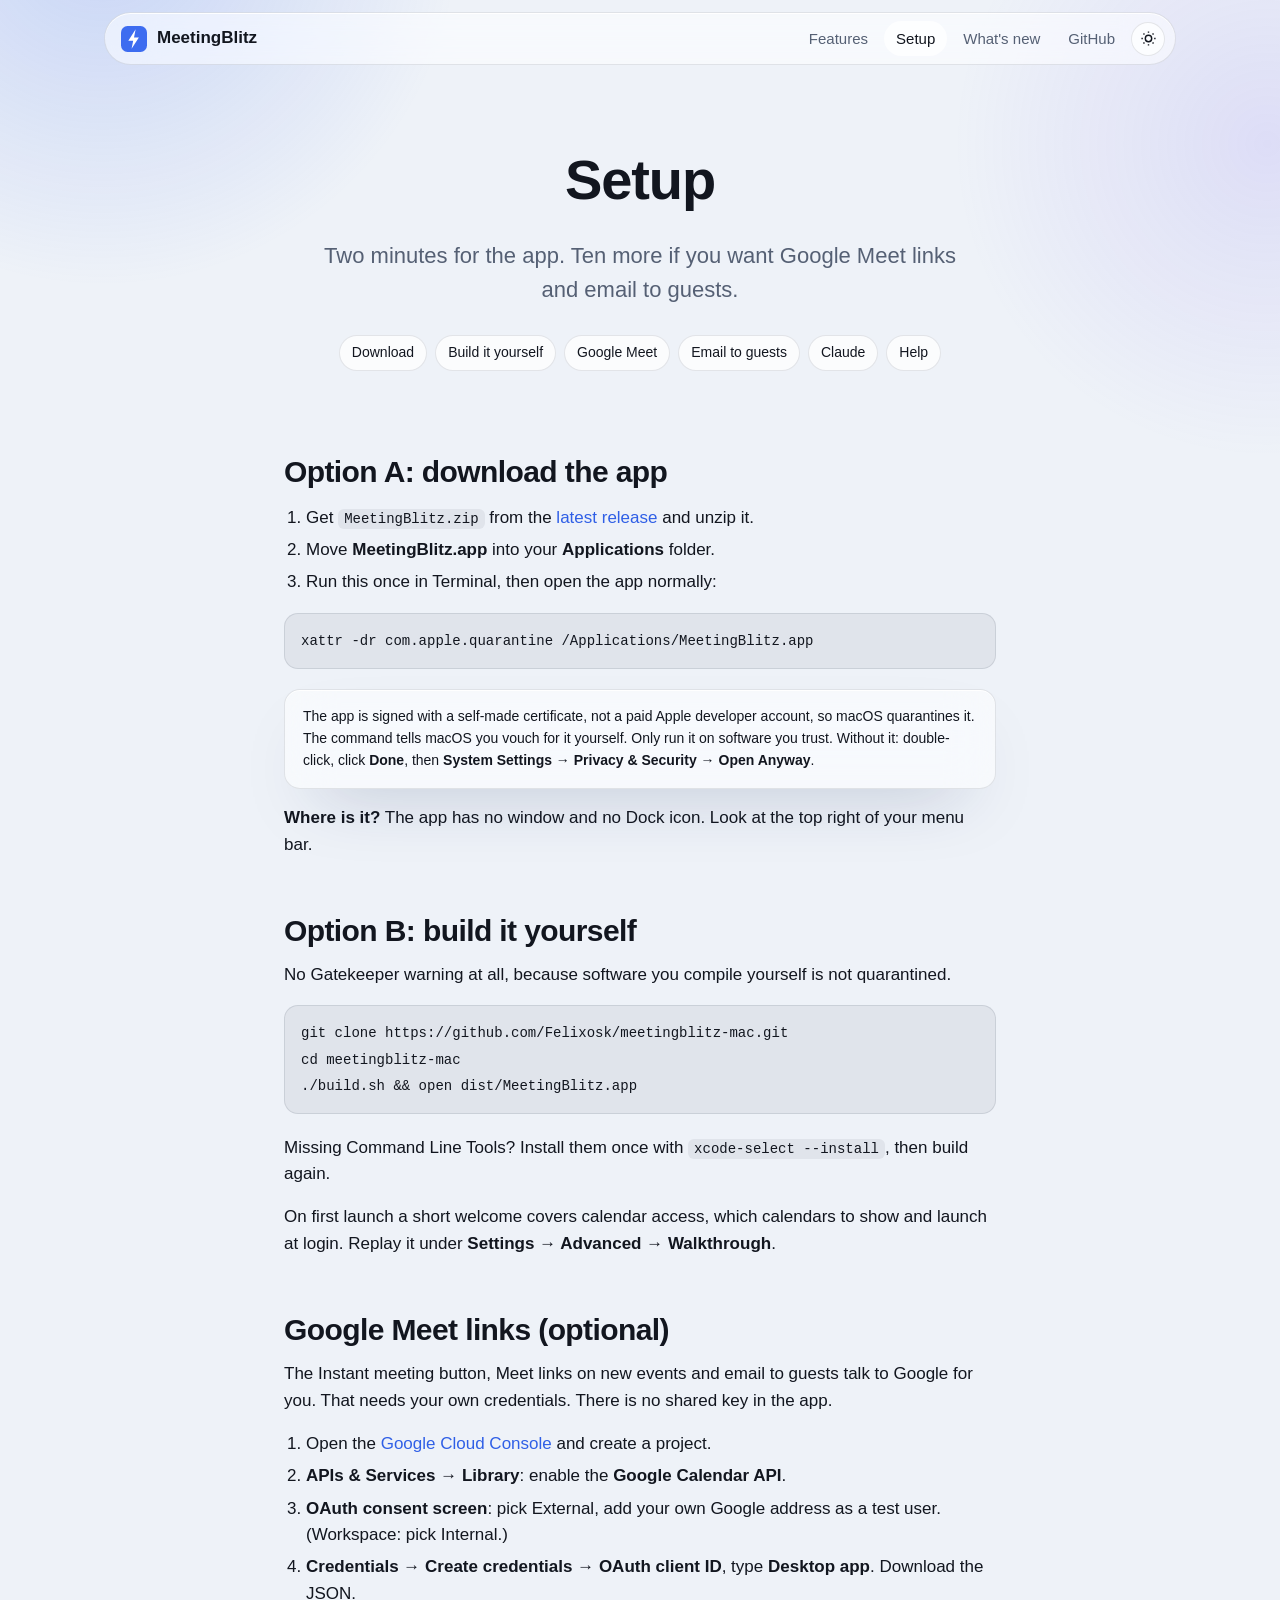
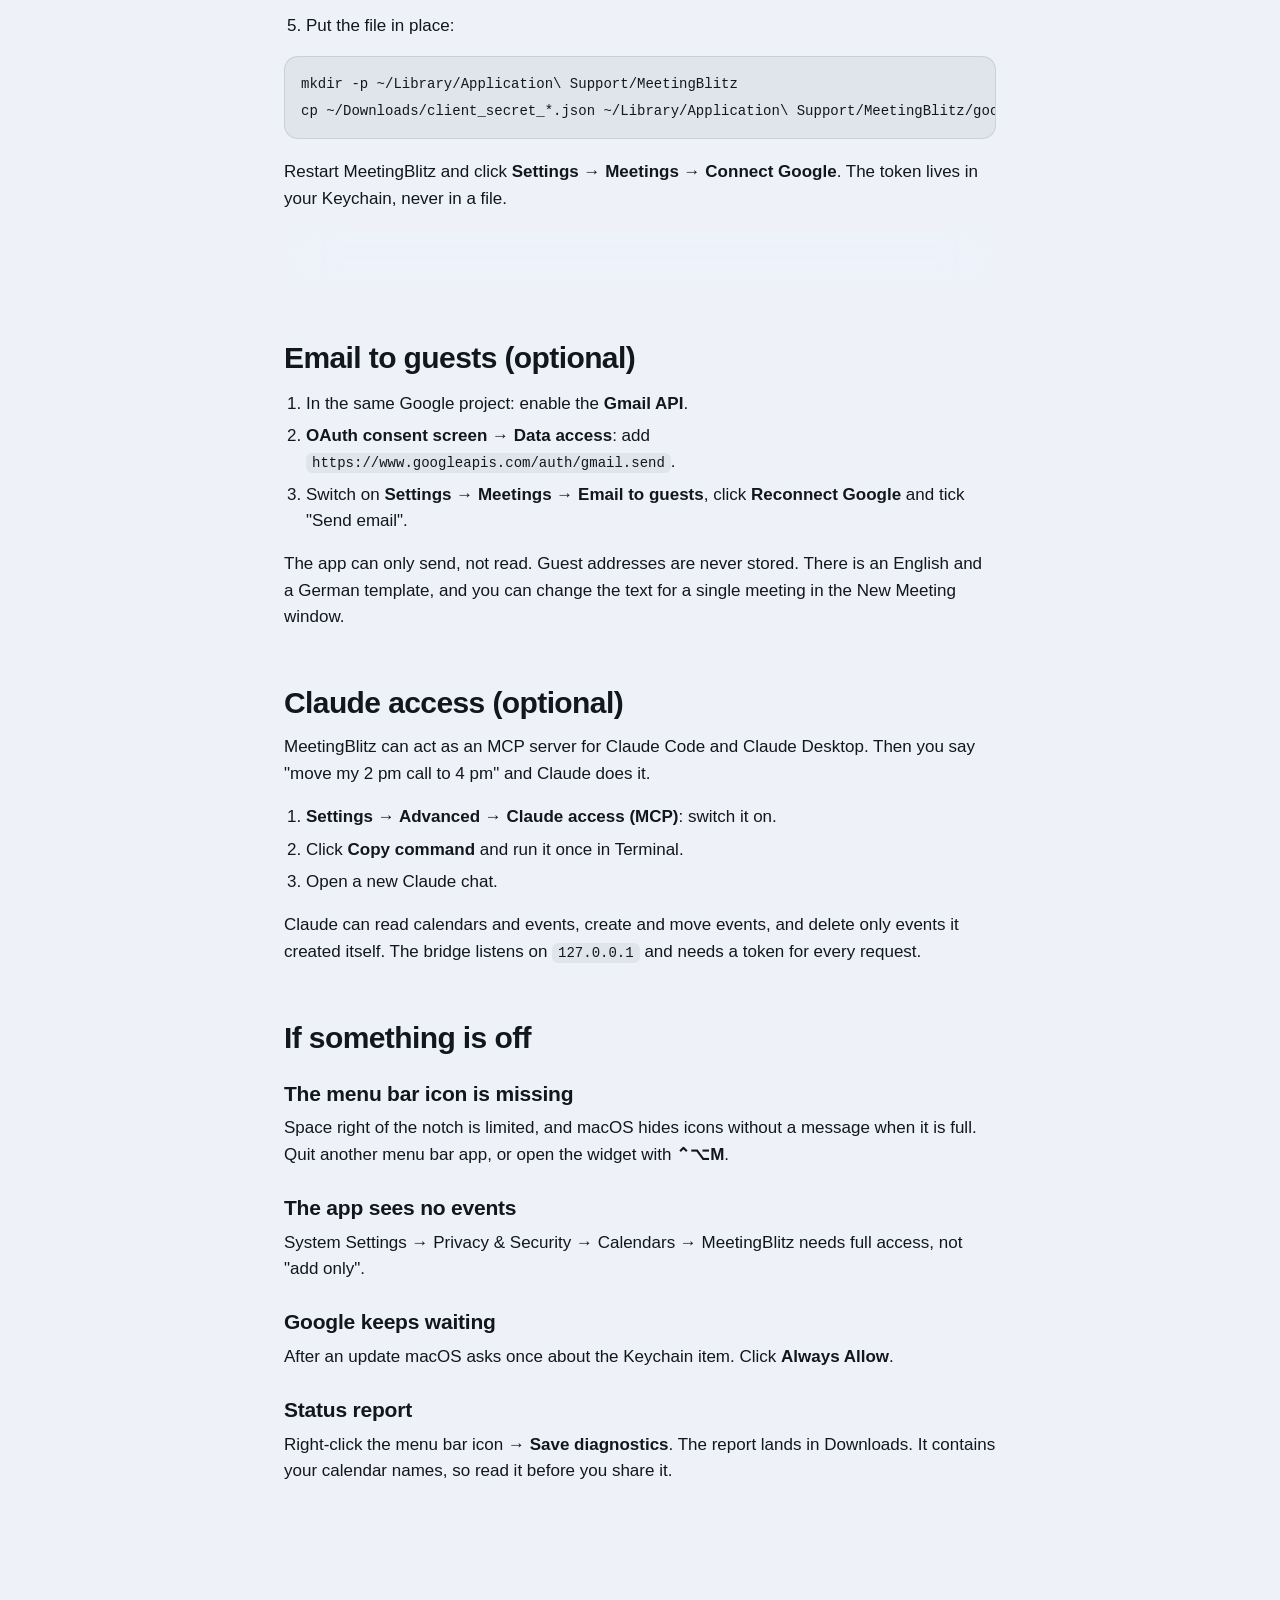
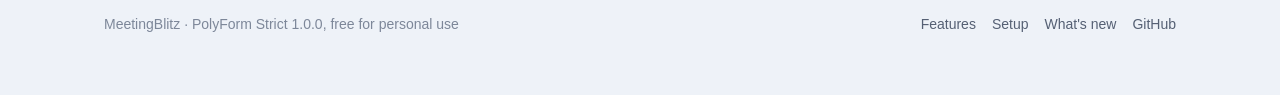
<file: docs/setup.html>
<!doctype html>
<html lang="en">
<head>
<meta charset="utf-8">
<meta name="viewport" content="width=device-width, initial-scale=1">
<title>Setup · MeetingBlitz</title>
<meta name="description" content="Install MeetingBlitz, connect Google Meet and Gmail, and turn on Claude access.">
<meta property="og:title" content="MeetingBlitz 2.0">
<meta property="og:description" content="A glass banner before every meeting, your day in one click, new meetings in one line.">
<meta property="og:image" content="https://felixosk.github.io/meetingblitz-mac/img/hero-dark.png">
<link rel="icon" href="data:image/svg+xml,%3Csvg xmlns='http://www.w3.org/2000/svg' viewBox='0 0 32 32'%3E%3Crect width='32' height='32' rx='8' fill='%233d6cf0'/%3E%3Cpath d='M18 4 9 18h6l-2 10 9-14h-6z' fill='white'/%3E%3C/svg%3E">
<link rel="stylesheet" href="site.css">
<script src="site.js"></script>
</head>
<body>

<header class="top">
  <div class="wrap">
    <div class="bar glass">
      <a class="brand" href="./"><svg viewBox="0 0 32 32" aria-hidden="true"><rect width="32" height="32" rx="8" fill="#3d6cf0"/><path d="M18 4 9 18h6l-2 10 9-14h-6z" fill="#fff"/></svg><span>MeetingBlitz</span></a>
      <nav class="nav">
        <a href="features.html">Features</a>
        <a href="setup.html" aria-current="page">Setup</a>
        <a href="changelog.html" class="hide-sm">What's new</a>
        <a href="https://github.com/Felixosk/meetingblitz-mac" class="hide-sm">GitHub</a>
        <button class="theme-btn" type="button" aria-label="Theme"><svg viewBox="0 0 24 24" fill="none" stroke="currentColor" stroke-width="2"><circle cx="12" cy="12" r="4.5"/><path d="M12 2v2M12 20v2M2 12h2M20 12h2M4.9 4.9l1.4 1.4M17.7 17.7l1.4 1.4M4.9 19.1l1.4-1.4M17.7 6.3l1.4-1.4"/></svg></button>
      </nav>
    </div>
  </div>
</header>

<main>
<section class="hero" style="padding-bottom:10px">
  <div class="wrap narrow">
    <h1 style="font-size:clamp(36px,5.5vw,56px)">Setup</h1>
    <p class="lead">Two minutes for the app. Ten more if you want Google Meet links and email to guests.</p>
    <div class="toc" style="justify-content:center"><a href="#download">Download</a><a href="#build">Build it yourself</a><a href="#google">Google Meet</a><a href="#gmail">Email to guests</a><a href="#claude">Claude</a><a href="#help">Help</a></div>
  </div>
</section>
<section class="doc" style="padding-top:10px">
  <div class="wrap narrow">

  <h2 id="download">Option A: download the app</h2>
  <ol>
    <li>Get <code>MeetingBlitz.zip</code> from the <a href="https://github.com/Felixosk/meetingblitz-mac/releases/latest">latest release</a> and unzip it.</li>
    <li>Move <b>MeetingBlitz.app</b> into your <b>Applications</b> folder.</li>
    <li>Run this once in Terminal, then open the app normally:</li>
  </ol>
  <pre><code>xattr -dr com.apple.quarantine /Applications/MeetingBlitz.app</code></pre>
  <div class="note glass small">The app is signed with a self-made certificate, not a paid Apple developer account, so macOS quarantines it. The command tells macOS you vouch for it yourself. Only run it on software you trust. Without it: double-click, click <b>Done</b>, then <b>System Settings → Privacy &amp; Security → Open Anyway</b>.</div>
  <p><b>Where is it?</b> The app has no window and no Dock icon. Look at the top right of your menu bar.</p>

  <h2 id="build">Option B: build it yourself</h2>
  <p>No Gatekeeper warning at all, because software you compile yourself is not quarantined.</p>
  <pre><code>git clone https://github.com/Felixosk/meetingblitz-mac.git
cd meetingblitz-mac
./build.sh &amp;&amp; open dist/MeetingBlitz.app</code></pre>
  <p>Missing Command Line Tools? Install them once with <code>xcode-select --install</code>, then build again.</p>
  <p>On first launch a short welcome covers calendar access, which calendars to show and launch at login. Replay it under <b>Settings → Advanced → Walkthrough</b>.</p>

  <h2 id="google">Google Meet links (optional)</h2>
  <p>The Instant meeting button, Meet links on new events and email to guests talk to Google for you. That needs your own credentials. There is no shared key in the app.</p>
  <ol>
    <li>Open the <a href="https://console.cloud.google.com/">Google Cloud Console</a> and create a project.</li>
    <li><b>APIs &amp; Services → Library</b>: enable the <b>Google Calendar API</b>.</li>
    <li><b>OAuth consent screen</b>: pick External, add your own Google address as a test user. (Workspace: pick Internal.)</li>
    <li><b>Credentials → Create credentials → OAuth client ID</b>, type <b>Desktop app</b>. Download the JSON.</li>
    <li>Put the file in place:</li>
  </ol>
  <pre><code>mkdir -p ~/Library/Application\ Support/MeetingBlitz
cp ~/Downloads/client_secret_*.json ~/Library/Application\ Support/MeetingBlitz/google-oauth.json</code></pre>
  <p>Restart MeetingBlitz and click <b>Settings → Meetings → Connect Google</b>. The token lives in your Keychain, never in a file.</p>
  <div class="note glass small">In Testing mode Google ends the sign-in after 7 days. The <b>Publish</b> button on the consent screen stops that.</div>

  <h2 id="gmail">Email to guests (optional)</h2>
  <ol>
    <li>In the same Google project: enable the <b>Gmail API</b>.</li>
    <li><b>OAuth consent screen → Data access</b>: add <code>https://www.googleapis.com/auth/gmail.send</code>.</li>
    <li>Switch on <b>Settings → Meetings → Email to guests</b>, click <b>Reconnect Google</b> and tick "Send email".</li>
  </ol>
  <p>The app can only send, not read. Guest addresses are never stored. There is an English and a German template, and you can change the text for a single meeting in the New Meeting window.</p>

  <h2 id="claude">Claude access (optional)</h2>
  <p>MeetingBlitz can act as an MCP server for Claude Code and Claude Desktop. Then you say "move my 2 pm call to 4 pm" and Claude does it.</p>
  <ol>
    <li><b>Settings → Advanced → Claude access (MCP)</b>: switch it on.</li>
    <li>Click <b>Copy command</b> and run it once in Terminal.</li>
    <li>Open a new Claude chat.</li>
  </ol>
  <p>Claude can read calendars and events, create and move events, and delete only events it created itself. The bridge listens on <code>127.0.0.1</code> and needs a token for every request.</p>

  <h2 id="help">If something is off</h2>
  <h3>The menu bar icon is missing</h3>
  <p>Space right of the notch is limited, and macOS hides icons without a message when it is full. Quit another menu bar app, or open the widget with <b>⌃⌥M</b>.</p>
  <h3>The app sees no events</h3>
  <p>System Settings → Privacy &amp; Security → Calendars → MeetingBlitz needs full access, not "add only".</p>
  <h3>Google keeps waiting</h3>
  <p>After an update macOS asks once about the Keychain item. Click <b>Always Allow</b>.</p>
  <h3>Status report</h3>
  <p>Right-click the menu bar icon → <b>Save diagnostics</b>. The report lands in Downloads. It contains your calendar names, so read it before you share it.</p>
  </div>
</section>

</main>

<footer>
  <div class="wrap">
    <span>MeetingBlitz · PolyForm Strict 1.0.0, free for personal use</span>
    <nav><a href="features.html">Features</a><a href="setup.html">Setup</a><a href="changelog.html">What's new</a><a href="https://github.com/Felixosk/meetingblitz-mac">GitHub</a></nav>
  </div>
</footer>
</body>
</html>
</file>
<file: docs/site.css>
/* MeetingBlitz website, 2.0 look: dark glass, one blue accent. */
:root {
  --bg: #0b0f18;
  --bg-2: #101624;
  --glow-1: rgba(61, 108, 240, .35);
  --glow-2: rgba(88, 70, 220, .22);
  --text: #f2f4f8;
  --muted: #9aa3b5;
  --faint: #6b7385;
  --glass: rgba(255, 255, 255, .06);
  --glass-strong: rgba(255, 255, 255, .09);
  --edge: rgba(255, 255, 255, .12);
  --edge-top: rgba(255, 255, 255, .22);
  --accent: #3d6cf0;
  --accent-hover: #5580ff;
  --accent-soft: rgba(61, 108, 240, .16);
  --stage: #1f1f1f;
  --code-bg: rgba(255, 255, 255, .07);
  --shadow: 0 30px 80px -30px rgba(0, 0, 0, .8);
  color-scheme: dark;
}
@media (prefers-color-scheme: light) {
  :root:not([data-theme="dark"]) {
    --bg: #eef2f8; --bg-2: #e4eaf4;
    --glow-1: rgba(61, 108, 240, .22); --glow-2: rgba(120, 100, 240, .14);
    --text: #12161f; --muted: #556074; --faint: #7d8799;
    --glass: rgba(255, 255, 255, .55); --glass-strong: rgba(255, 255, 255, .75);
    --edge: rgba(15, 25, 45, .10); --edge-top: rgba(255, 255, 255, .9);
    --accent: #2f5fe6; --accent-hover: #2450cc; --accent-soft: rgba(47, 95, 230, .10);
    --stage: #f2f2f2; --code-bg: rgba(15, 25, 45, .06);
    --shadow: 0 30px 70px -35px rgba(20, 40, 90, .35);
    color-scheme: light;
  }
}
:root[data-theme="light"] {
  --bg: #eef2f8; --bg-2: #e4eaf4;
  --glow-1: rgba(61, 108, 240, .22); --glow-2: rgba(120, 100, 240, .14);
  --text: #12161f; --muted: #556074; --faint: #7d8799;
  --glass: rgba(255, 255, 255, .55); --glass-strong: rgba(255, 255, 255, .75);
  --edge: rgba(15, 25, 45, .10); --edge-top: rgba(255, 255, 255, .9);
  --accent: #2f5fe6; --accent-hover: #2450cc; --accent-soft: rgba(47, 95, 230, .10);
  --stage: #f2f2f2; --code-bg: rgba(15, 25, 45, .06);
  --shadow: 0 30px 70px -35px rgba(20, 40, 90, .35);
  color-scheme: light;
}

* { box-sizing: border-box; }
html { -webkit-text-size-adjust: 100%; scroll-behavior: smooth; }
body {
  margin: 0;
  background: var(--bg);
  color: var(--text);
  font: 17px/1.55 -apple-system, BlinkMacSystemFont, "SF Pro Text", "Helvetica Neue", Arial, sans-serif;
  -webkit-font-smoothing: antialiased;
  overflow-x: hidden;
}
body::before {
  content: ""; position: fixed; inset: -20vh -20vw auto; height: 120vh; z-index: -1; pointer-events: none;
  background:
    radial-gradient(40vw 40vw at 20% 10%, var(--glow-1), transparent 70%),
    radial-gradient(35vw 35vw at 85% 30%, var(--glow-2), transparent 70%);
}
a { color: var(--accent); text-decoration: none; }
a:hover { color: var(--accent-hover); }
img { max-width: 100%; height: auto; display: block; }
[hidden] { display: none !important; }
h1, h2, h3 { font-family: -apple-system, BlinkMacSystemFont, "SF Pro Display", "Helvetica Neue", Arial, sans-serif; letter-spacing: -.02em; line-height: 1.1; margin: 0 0 .5em; }
h1 { font-size: clamp(40px, 7vw, 76px); font-weight: 700; }
h2 { font-size: clamp(28px, 4.2vw, 44px); font-weight: 700; }
h3 { font-size: 21px; font-weight: 650; letter-spacing: -.01em; }
p { margin: 0 0 1em; }
code { font: 14px/1.4 ui-monospace, "SF Mono", Menlo, monospace; background: var(--code-bg); padding: 2px 6px; border-radius: 6px; }
pre { background: var(--code-bg); border: 1px solid var(--edge); border-radius: 14px; padding: 14px 16px; overflow-x: auto; margin: 0 0 1.2em; }
p code, li code { overflow-wrap: anywhere; }
pre code { background: none; padding: 0; font-size: 14px; }
.wrap { max-width: 1120px; margin: 0 auto; padding: 0 24px; }
.narrow { max-width: 760px; }
.muted { color: var(--muted); }
.small { font-size: 14px; }

/* Glass surfaces */
.glass {
  background: var(--glass);
  border: 1px solid var(--edge);
  box-shadow: inset 0 1px 0 var(--edge-top), var(--shadow);
  backdrop-filter: blur(24px) saturate(1.4);
  -webkit-backdrop-filter: blur(24px) saturate(1.4);
  border-radius: 26px;
}

/* Top bar */
.top { position: sticky; top: 0; z-index: 20; padding: 12px 0; }
.top .bar { display: flex; align-items: center; gap: 18px; padding: 8px 10px 8px 16px; border-radius: 999px; }
.brand { display: flex; align-items: center; gap: 10px; font-weight: 650; color: var(--text); }
.brand:hover { color: var(--text); }
.brand svg { width: 26px; height: 26px; }
.nav { display: flex; gap: 4px; margin-left: auto; align-items: center; }
.nav a { color: var(--muted); padding: 6px 12px; border-radius: 999px; font-size: 15px; }
.nav a:hover, .nav a[aria-current="page"] { color: var(--text); background: var(--glass-strong); }
.theme-btn { border: 1px solid var(--edge); background: var(--glass-strong); color: var(--text); width: 34px; height: 34px; border-radius: 999px; cursor: pointer; display: grid; place-items: center; }
.theme-btn svg { width: 17px; height: 17px; }

/* Buttons */
.btn { display: inline-flex; align-items: center; gap: 8px; height: 46px; padding: 0 22px; border-radius: 14px; font-weight: 600; font-size: 16px; border: 1px solid transparent; }
.btn svg { width: 18px; height: 18px; }
.btn-primary { background: var(--accent); color: #fff; }
.btn-primary:hover { background: var(--accent-hover); color: #fff; }
.btn-ghost { background: var(--glass-strong); border-color: var(--edge); color: var(--text); }
.btn-ghost:hover { color: var(--text); border-color: var(--edge-top); }
.btn-row { display: flex; gap: 12px; flex-wrap: wrap; align-items: center; }

/* Hero */
.hero { padding: 72px 0 40px; text-align: center; }
.hero .lead { font-size: clamp(18px, 2.2vw, 22px); color: var(--muted); max-width: 640px; margin: 0 auto 28px; }
.hero .btn-row { justify-content: center; }
.hero .meta { margin-top: 14px; font-size: 14px; color: var(--faint); }
.pill { display: inline-block; font-size: 13px; font-weight: 600; color: var(--accent); background: var(--accent-soft); padding: 5px 12px; border-radius: 999px; margin-bottom: 18px; }

/* Screenshot stage: same grey as the app renders, so the edges disappear */
.stage { background: var(--stage); border-radius: 28px; border: 1px solid var(--edge); box-shadow: var(--shadow); overflow: hidden; }
.stage img { width: 100%; }
.hero-shot { margin: 48px auto 0; max-width: 900px; position: relative; }

/* Theme-dependent images */
.img-light { display: none; }
@media (prefers-color-scheme: light) {
  :root:not([data-theme="dark"]) .img-dark { display: none; }
  :root:not([data-theme="dark"]) .img-light { display: block; }
}
:root[data-theme="light"] .img-dark { display: none; }
:root[data-theme="light"] .img-light { display: block; }

/* Flying banner over the hero */
.sky { position: relative; height: 120px; margin: 40px 0 0; overflow: hidden;
  background: linear-gradient(90deg, #121f3d, #1a2d58);
  -webkit-mask-image: linear-gradient(180deg, transparent, #000 18%, #000 82%, transparent);
  mask-image: linear-gradient(180deg, transparent, #000 18%, #000 82%, transparent); }
.sky img { position: absolute; top: -7px; left: 0; width: 470px; max-width: none; animation: fly 14s linear infinite;
  -webkit-mask-image: linear-gradient(90deg, transparent, #000 14%, #000 86%, transparent);
  mask-image: linear-gradient(90deg, transparent, #000 14%, #000 86%, transparent); }
@media (prefers-color-scheme: light) { :root:not([data-theme="dark"]) .sky { background: linear-gradient(90deg, #d6e3f5, #c3d4ee); } }
:root[data-theme="light"] .sky { background: linear-gradient(90deg, #d6e3f5, #c3d4ee); }
@keyframes fly { from { transform: translateX(-520px); } to { transform: translateX(calc(100vw + 40px)); } }
@media (prefers-reduced-motion: reduce) { .sky img { animation: none; left: 50%; transform: translateX(-50%); } }

/* Sections */
section { padding: 72px 0; }
.section-head { text-align: center; max-width: 680px; margin: 0 auto 44px; }
.section-head p { color: var(--muted); font-size: 19px; }
.row { display: grid; grid-template-columns: 1fr 1fr; gap: 56px; align-items: center; margin-bottom: 88px; }
.row:last-child { margin-bottom: 0; }
.row.flip .text { order: 2; }
.row .text p { color: var(--muted); font-size: 18px; }
.row .num { font-size: 13px; font-weight: 700; color: var(--accent); letter-spacing: .06em; text-transform: uppercase; margin-bottom: 10px; display: block; }
.row .shot { max-width: 420px; justify-self: center; width: 100%; }
.row .shot.wide { max-width: 100%; }

/* Instant meeting mock (plain HTML) */
.instant { padding: 26px; display: grid; gap: 14px; max-width: 420px; justify-self: center; width: 100%; }
.instant .line { display: flex; align-items: center; gap: 12px; }
.bolt { width: 52px; height: 52px; border-radius: 999px; background: var(--accent); display: grid; place-items: center; color: #fff; flex: none; }
.bolt svg { width: 22px; height: 22px; }
.toast { display: flex; align-items: center; justify-content: space-between; gap: 12px; padding: 12px 16px; border-radius: 16px; background: var(--glass-strong); border: 1px solid var(--edge); }
.toast b { font-weight: 600; }
.toast .undo { color: var(--accent); font-weight: 600; }
.bar5 { height: 4px; border-radius: 4px; background: var(--edge); overflow: hidden; }
.bar5 i { display: block; height: 100%; width: 100%; background: var(--accent); transform-origin: left; animation: shrink 5s linear infinite; }
@keyframes shrink { from { transform: scaleX(1); } to { transform: scaleX(0); } }
@media (prefers-reduced-motion: reduce) { .bar5 i { animation: none; transform: scaleX(.6); } }

/* Cards */
.grid { display: grid; grid-template-columns: repeat(3, 1fr); gap: 16px; }
.card { padding: 22px; border-radius: 22px; }
.card h3 { margin-bottom: 6px; font-size: 18px; }
.card p { color: var(--muted); font-size: 15px; margin: 0; }
.card .ico { width: 36px; height: 36px; border-radius: 10px; background: var(--accent-soft); color: var(--accent); display: grid; place-items: center; margin-bottom: 14px; }
.card .ico svg { width: 20px; height: 20px; }

/* Toggle for light/dark demo */
.seg { display: inline-flex; padding: 3px; border-radius: 12px; background: var(--glass-strong); border: 1px solid var(--edge); gap: 2px; }
.seg button { border: 0; background: transparent; color: var(--muted); font: 600 14px/1 inherit; padding: 9px 16px; border-radius: 9px; cursor: pointer; }
.seg button[aria-pressed="true"] { background: var(--accent); color: #fff; }

/* Tables */
.table-wrap { overflow-x: auto; border-radius: 22px; }
table { border-collapse: collapse; width: 100%; min-width: 720px; font-size: 15px; }
th, td { text-align: left; padding: 12px 16px; border-bottom: 1px solid var(--edge); vertical-align: top; }
thead th { color: var(--muted); font-weight: 600; font-size: 14px; }
tbody th { font-weight: 500; }
td.us { background: var(--accent-soft); font-weight: 600; }
tr:last-child td, tr:last-child th { border-bottom: 0; }

/* Skins */
.skins { display: grid; grid-template-columns: repeat(auto-fill, minmax(170px, 1fr)); gap: 12px; }
.skin { margin: 0; padding: 0; border-radius: 18px; overflow: hidden; text-align: left; transition: transform .18s ease; }
.skin:hover { transform: translateY(-3px); }
/* heller Grund, damit dunkle Motive (Ohio, Typhoon) sichtbar bleiben */
.skin .ph { display: flex; align-items: center; justify-content: center; aspect-ratio: 5 / 2; padding: 10px 14px;
  background: linear-gradient(180deg, rgba(255,255,255,.10), rgba(255,255,255,.02)); }
.skin .ph img { width: 100%; height: 100%; object-fit: contain; display: block; filter: drop-shadow(0 5px 9px rgba(0,0,0,.35)); }
.skin figcaption { display: flex; align-items: baseline; justify-content: space-between; gap: 8px;
  padding: 8px 12px 9px; border-top: 1px solid var(--edge); font-size: 13px; font-weight: 600; white-space: nowrap; }
.skin figcaption b { font-weight: 600; overflow: hidden; text-overflow: ellipsis; min-width: 0; }
.skin figcaption i { font: 600 10px/1 ui-monospace, "SF Mono", Menlo, monospace; font-style: normal; letter-spacing: .12em;
  text-transform: uppercase; flex: none; color: #36c3a6; }
.skin figcaption i.air { color: #f0a640; }
.skins-note { margin: 22px auto 0; color: var(--muted); font-size: 15px; max-width: 720px; text-align: center; }
@media (prefers-reduced-motion: reduce) { .skin, .skin:hover { transition: none; transform: none; } }
@media (max-width: 640px) { .skins { grid-template-columns: 1fr 1fr; gap: 10px; } .skin figcaption { font-size: 12px; padding: 7px 10px 8px; } }

/* Docs pages */
.doc h2 { font-size: 30px; margin-top: 56px; }
.doc h3 { margin-top: 28px; }
.doc ol, .doc ul { padding-left: 22px; }
.doc li { margin-bottom: 6px; }
.doc .note { padding: 16px 18px; border-radius: 16px; margin: 0 0 1.2em; }
.toc { display: flex; flex-wrap: wrap; gap: 8px; margin: 0 0 8px; }
.toc a { padding: 6px 12px; border-radius: 999px; background: var(--glass-strong); border: 1px solid var(--edge); color: var(--text); font-size: 14px; }

/* Release notes */
.release { padding: 30px; border-radius: 26px; margin-bottom: 20px; }
.release h2 { font-size: 28px; margin-bottom: 4px; }
.release .date { color: var(--faint); font-size: 14px; margin-bottom: 18px; display: block; }
.release h3 { font-size: 17px; margin: 20px 0 4px; }
.release p { color: var(--muted); }

/* Final call */
.final { text-align: center; padding: 56px 24px; border-radius: 32px; }
.final p { color: var(--muted); font-size: 19px; }
.final .btn-row { justify-content: center; }

footer { padding: 40px 0 60px; color: var(--faint); font-size: 14px; }
footer .wrap { display: flex; flex-wrap: wrap; gap: 18px; justify-content: space-between; }
footer nav { display: flex; gap: 16px; flex-wrap: wrap; }
footer a { color: var(--muted); }

@media (max-width: 860px) {
  .row, .row.flip { grid-template-columns: 1fr; gap: 28px; margin-bottom: 64px; }
  .row.flip .text { order: 0; }
  .grid { grid-template-columns: 1fr 1fr; }
  .nav a.hide-sm { display: none; }
}
@media (max-width: 560px) {
  .wrap { padding: 0 16px; }
  .grid { grid-template-columns: 1fr; }
  .hero { padding-top: 44px; }
  .btn-row .btn { width: 100%; justify-content: center; }
  .top .bar { gap: 8px; padding-left: 12px; }
  .brand span { display: none; }
  .nav a { padding: 6px 8px; font-size: 14px; }
  section { padding: 52px 0; }
  .sky { height: 86px; }
  .sky img { width: 330px; top: -5px; }
}
@media (prefers-color-scheme: light) {
  :root:not([data-theme="dark"]) .skin figcaption i { color: #0f7a64; }
  :root:not([data-theme="dark"]) .skin figcaption i.air { color: #b86a00; }
}
:root[data-theme="light"] .skin figcaption i { color: #0f7a64; }
:root[data-theme="light"] .skin figcaption i.air { color: #b86a00; }
</file>
